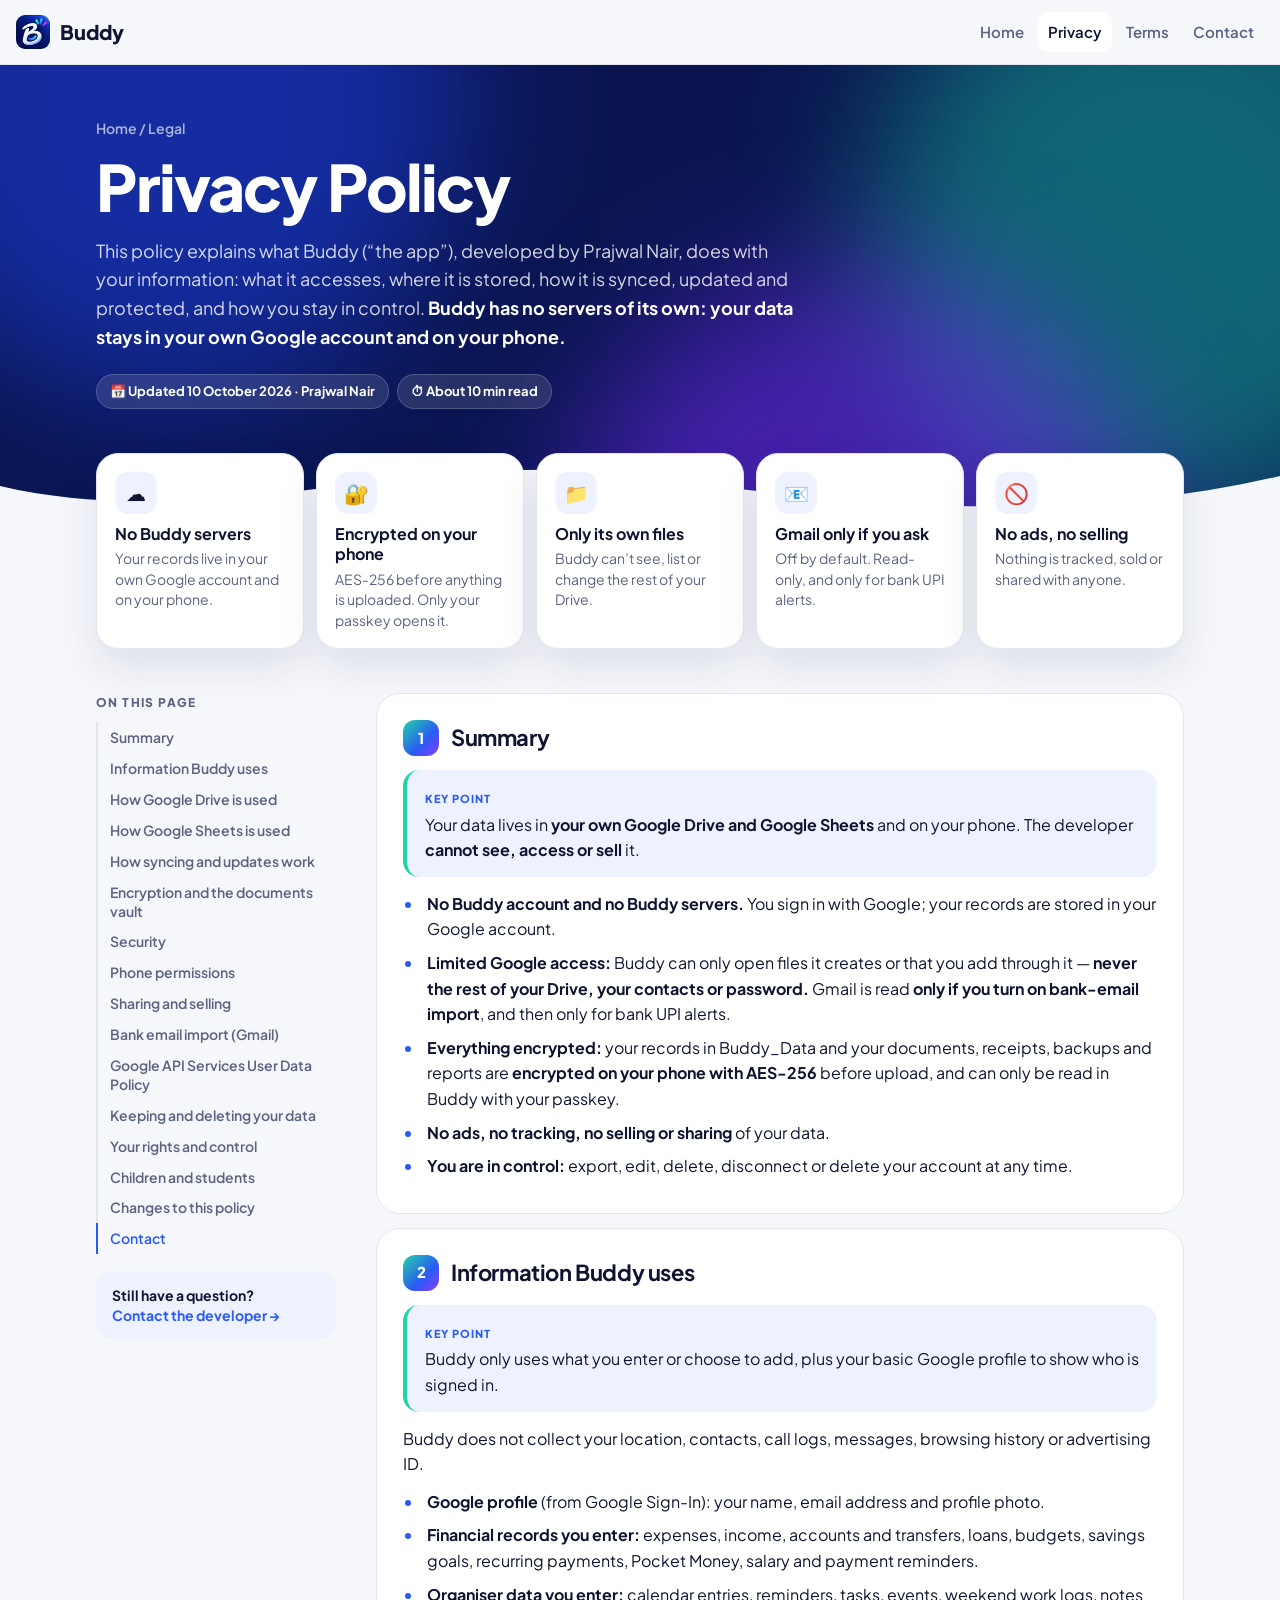
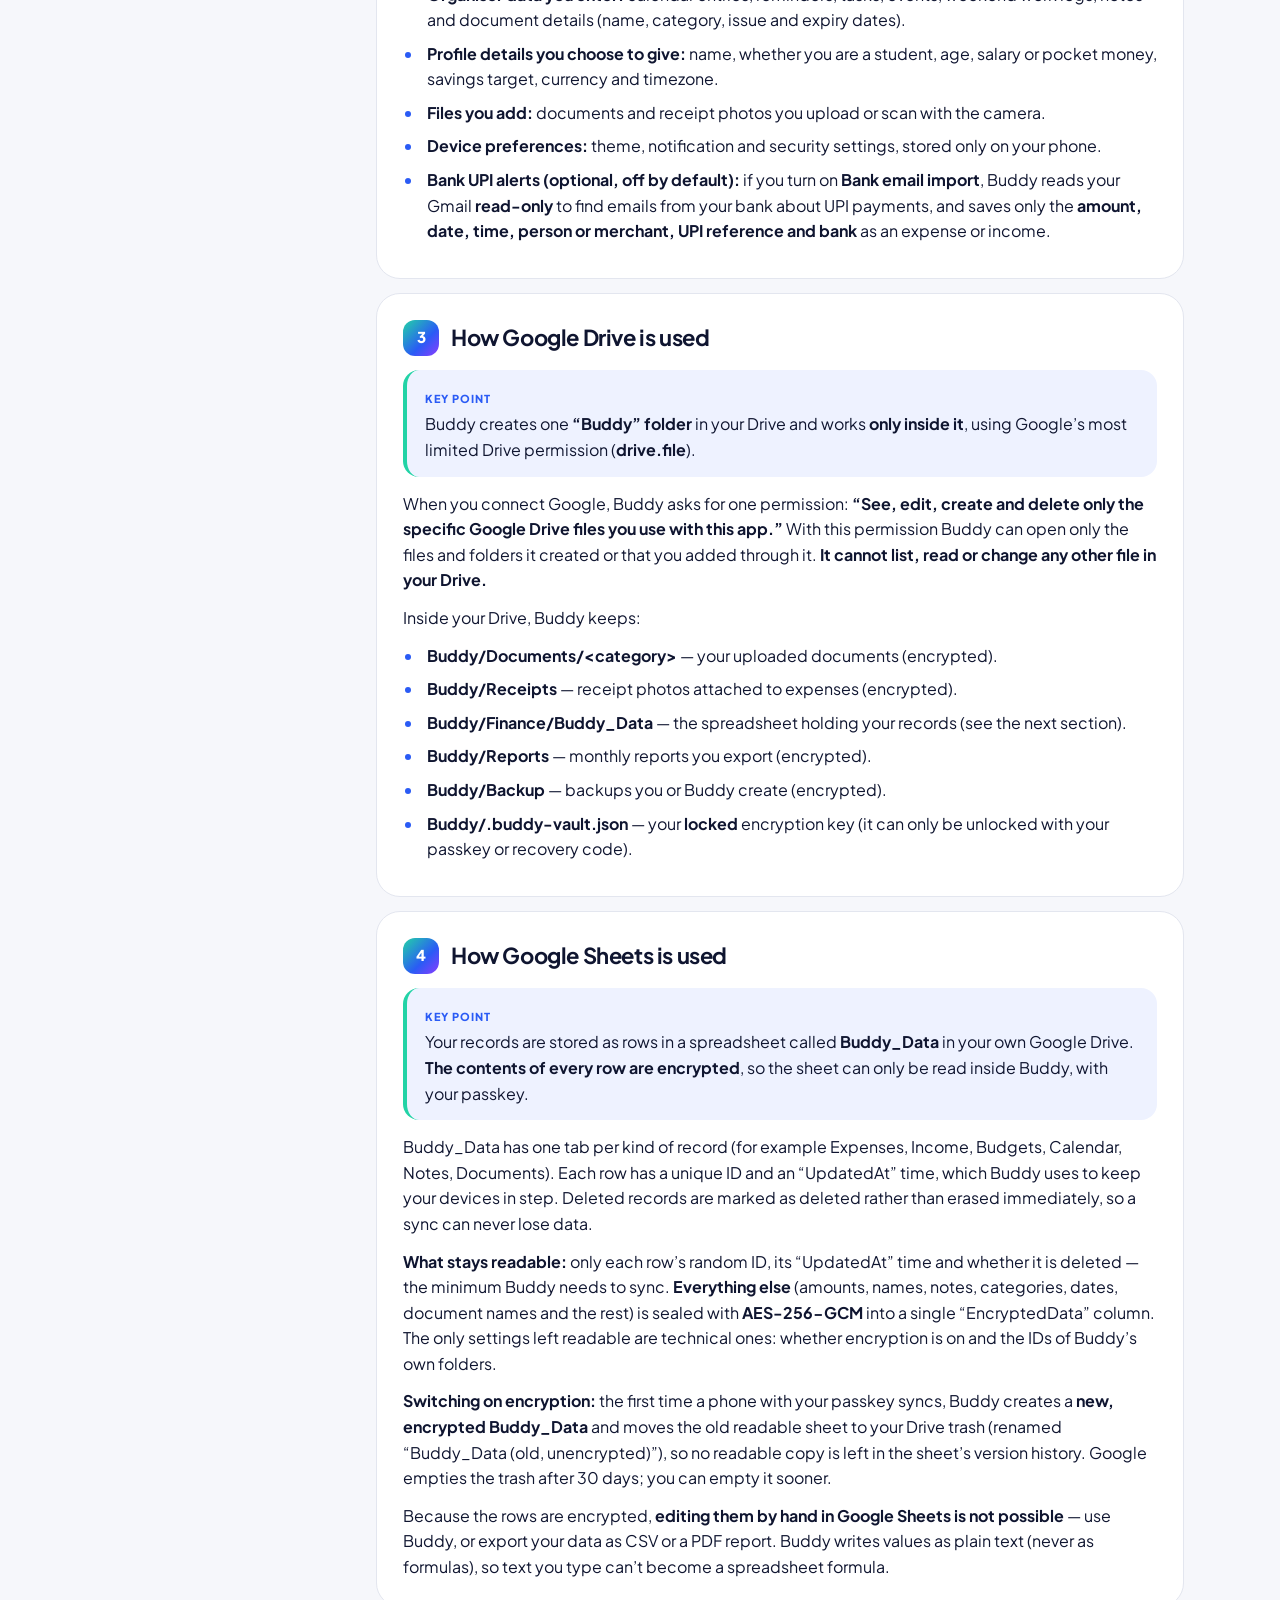
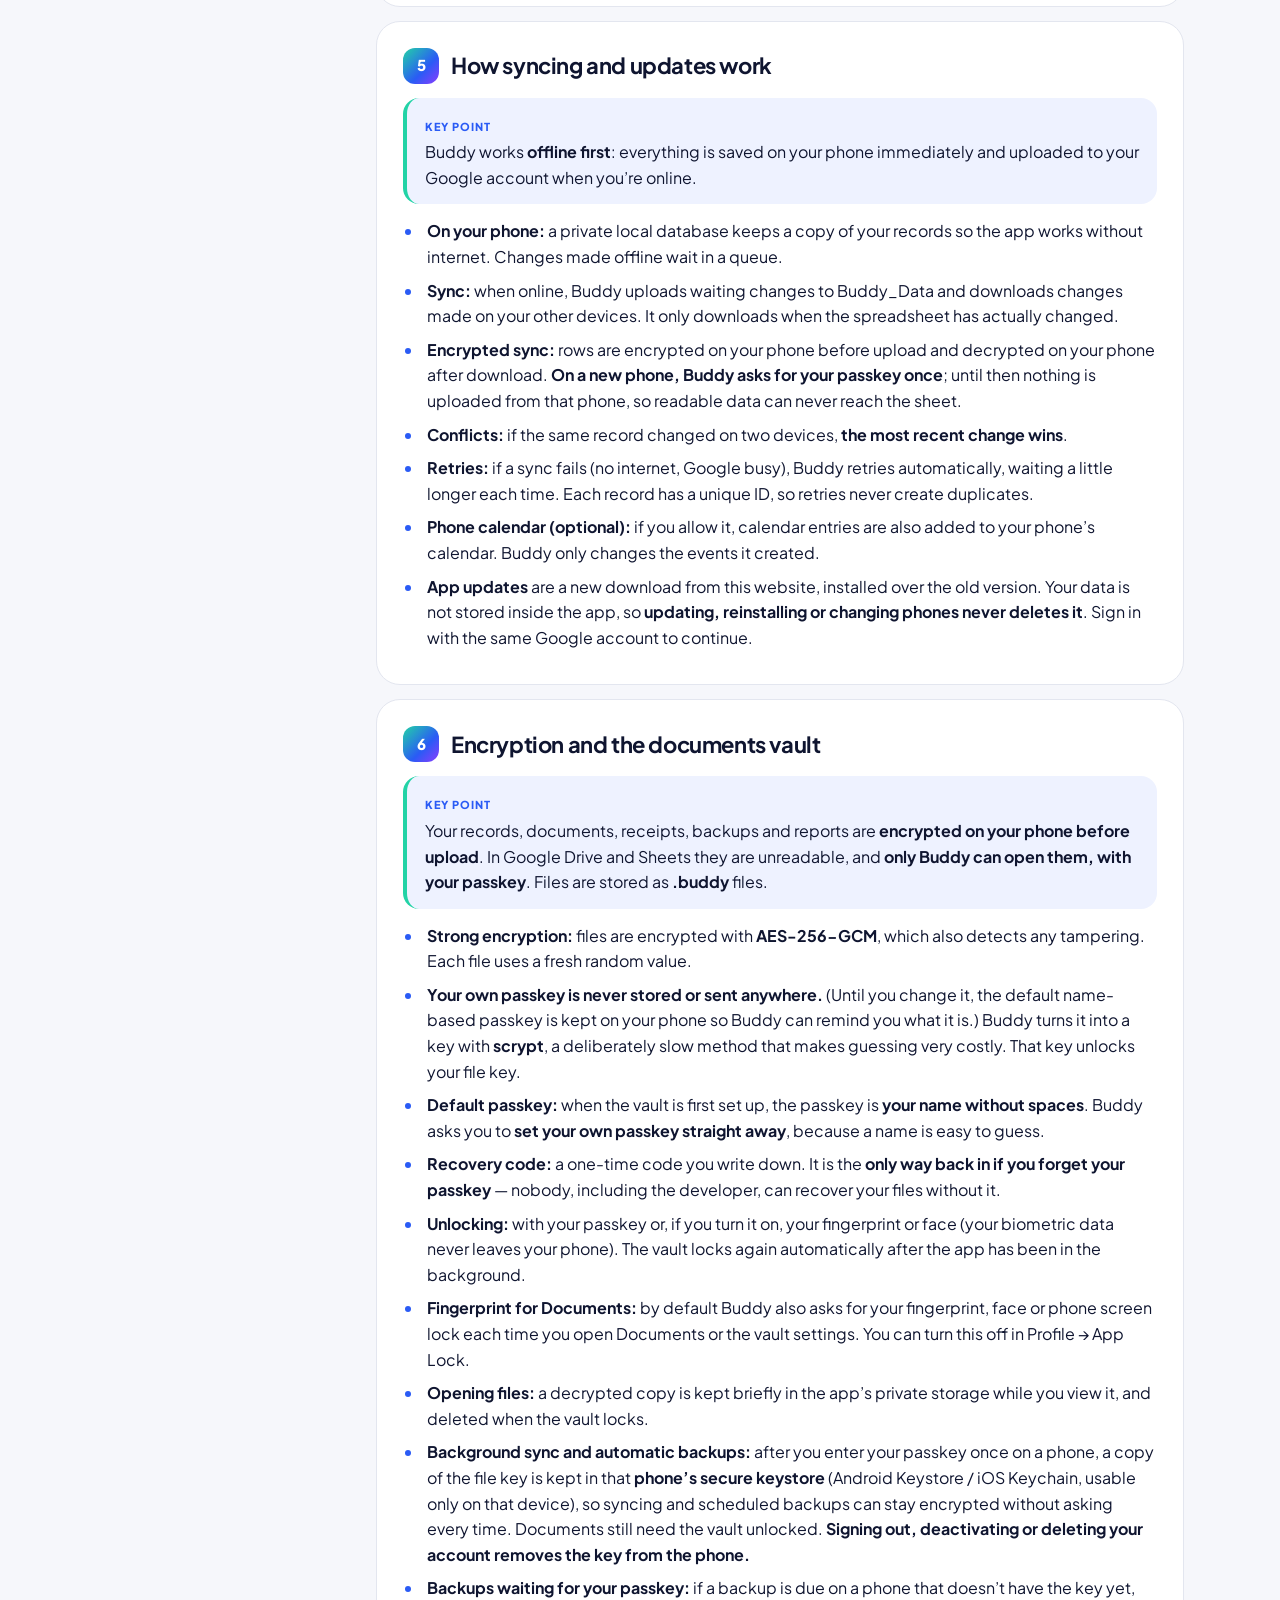
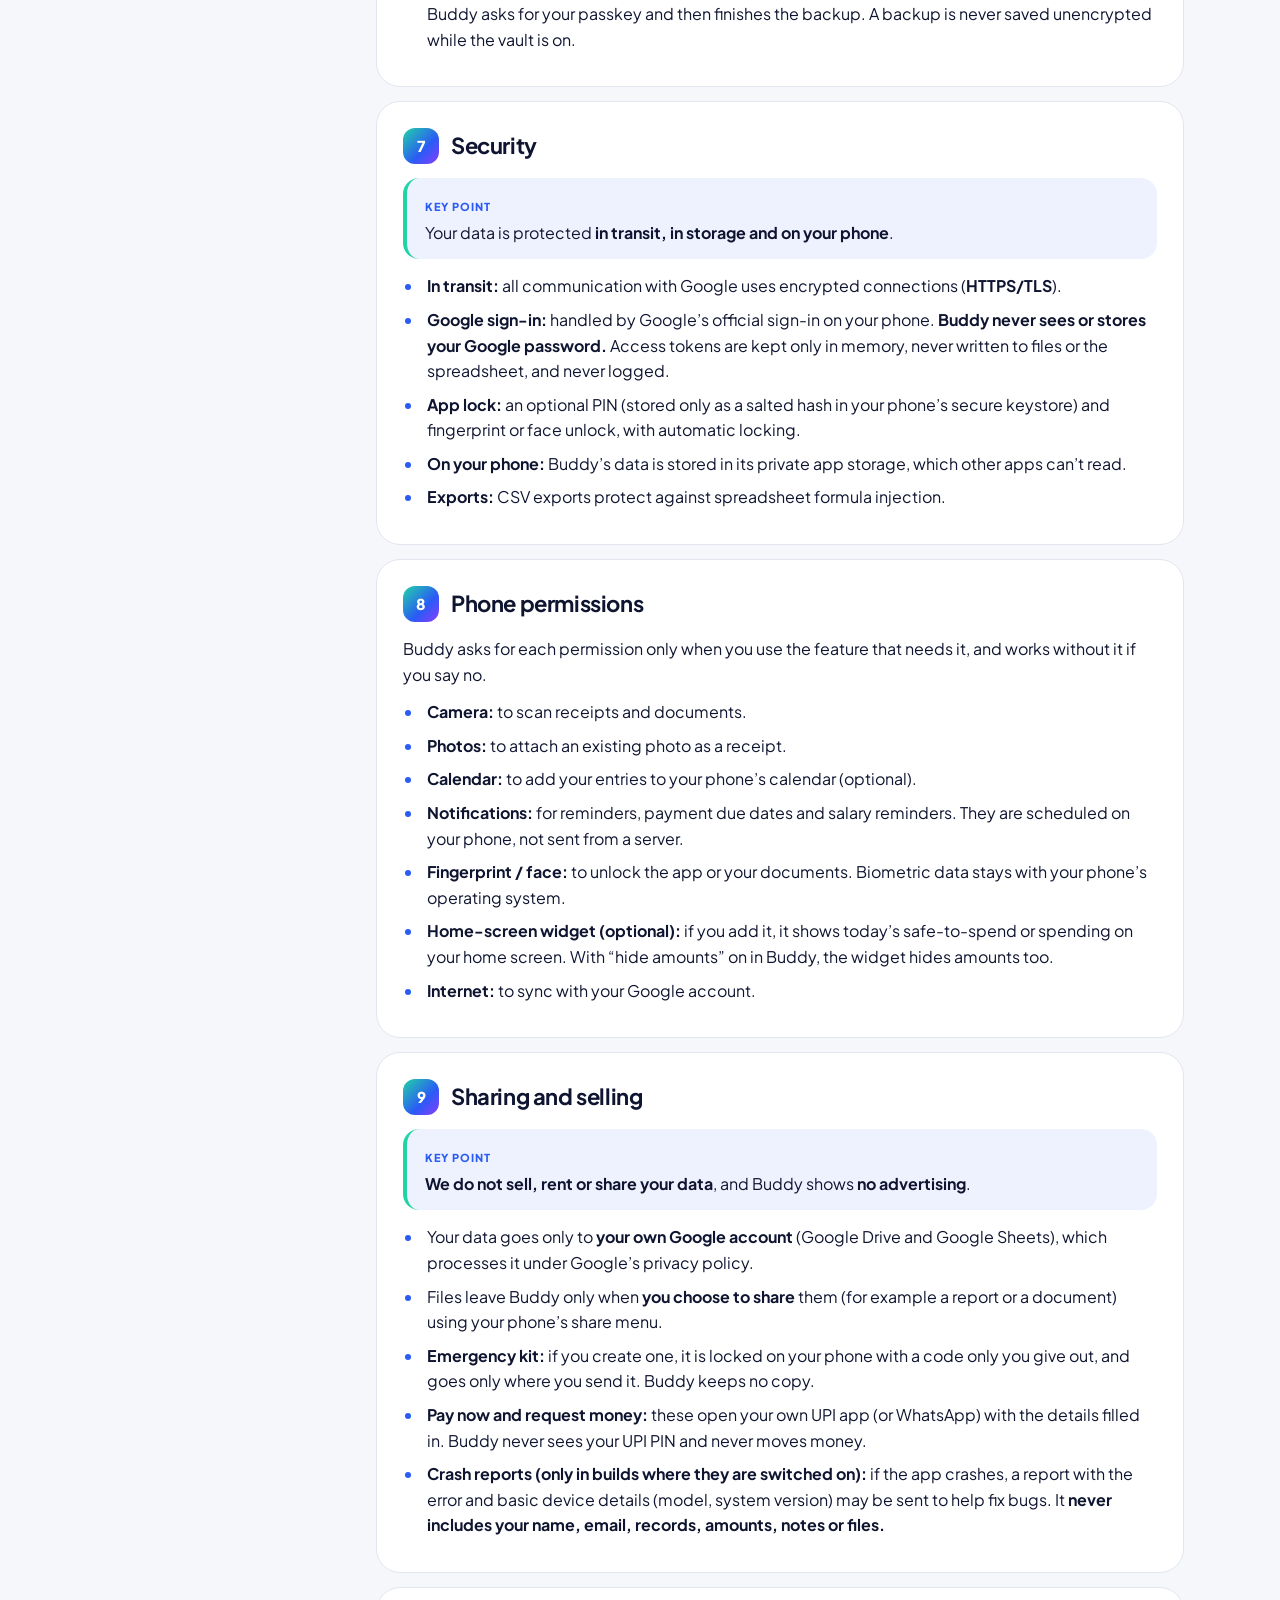
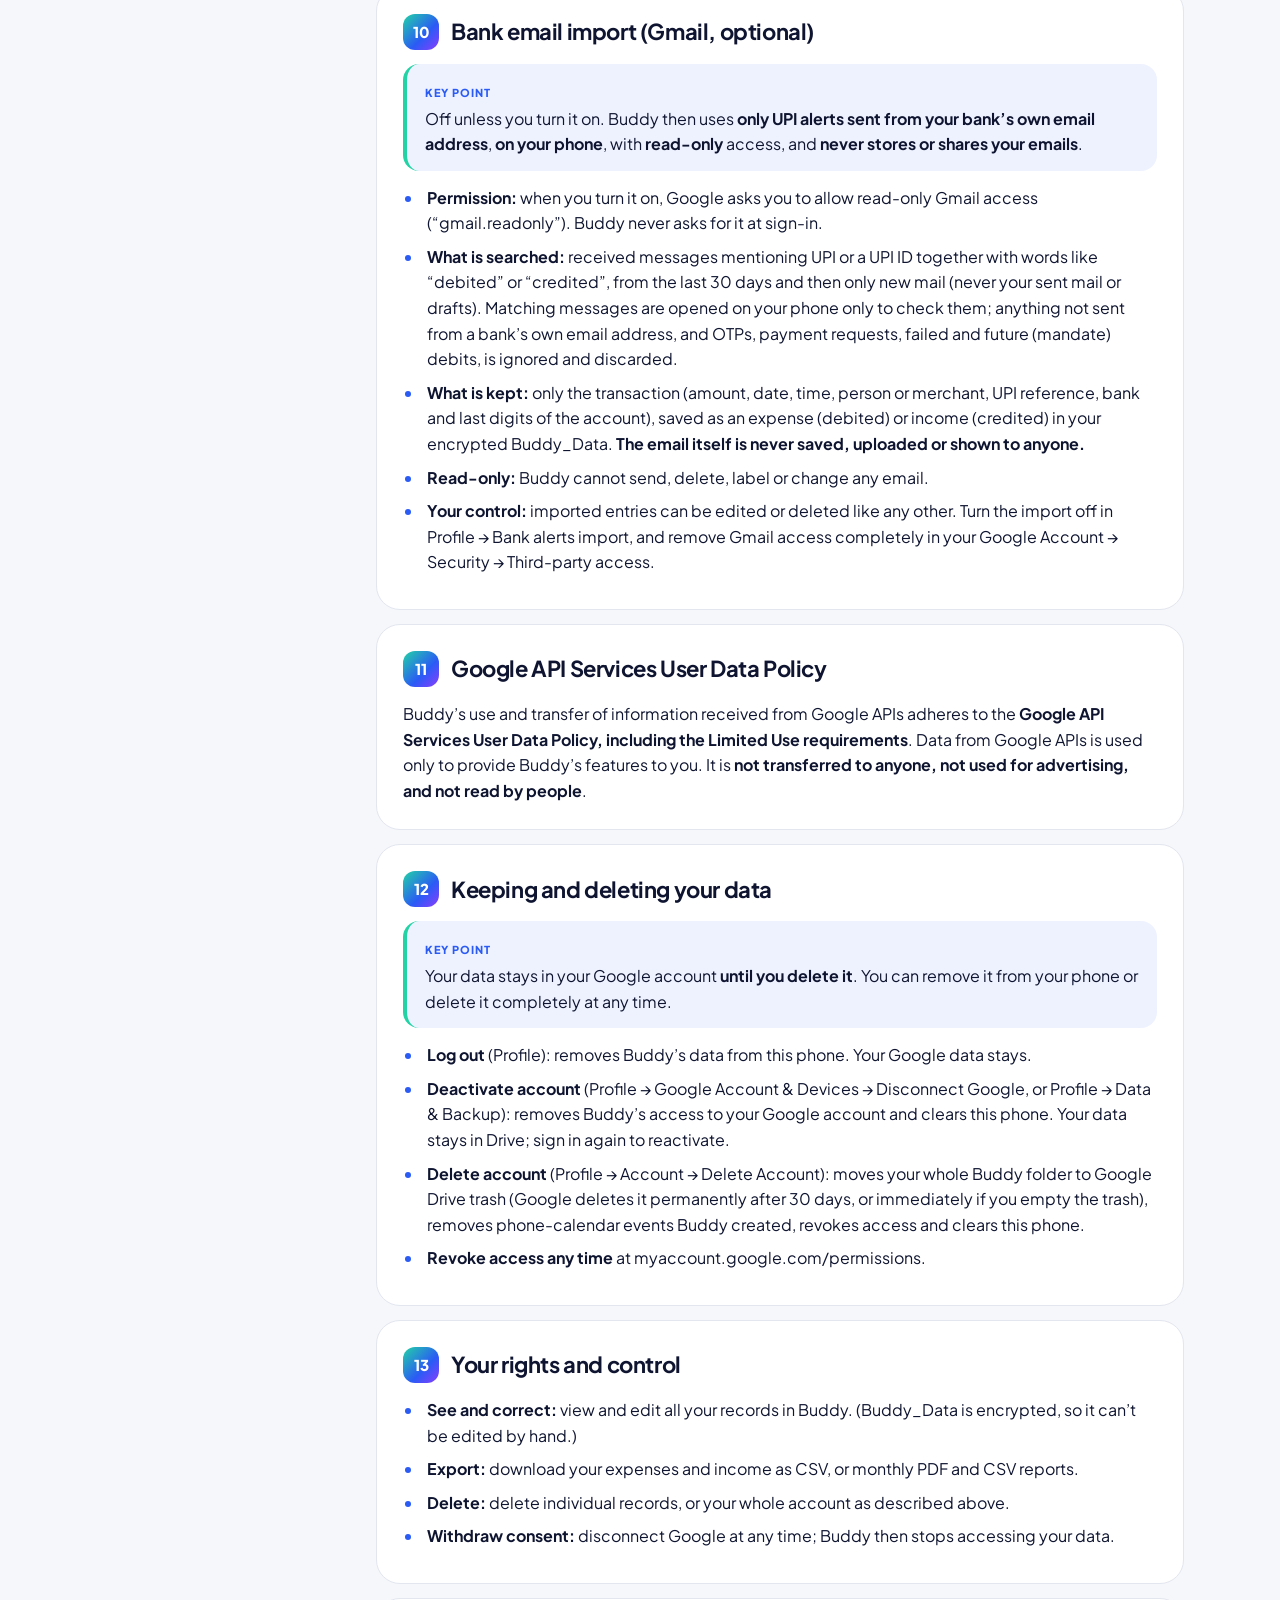
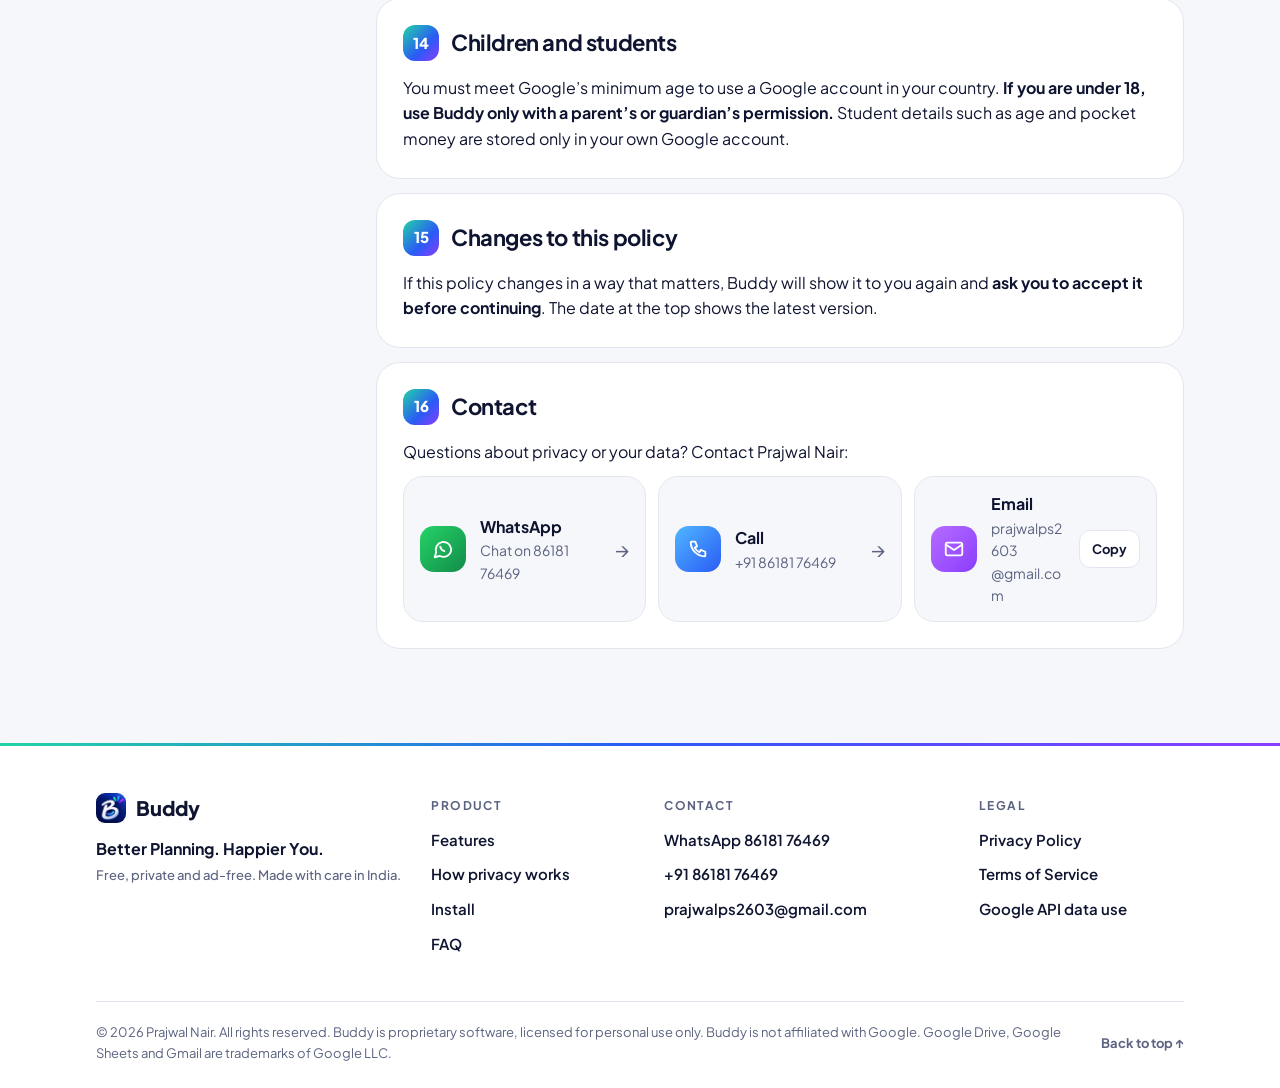
<file: privacy.html>
<!doctype html>
<html lang="en">
<head>
<meta charset="utf-8">
<meta name="viewport" content="width=device-width, initial-scale=1">
<title>Buddy Privacy Policy</title>
<meta name="description" content="How Buddy uses Google Drive, Google Sheets and optional Gmail access, and how your data is encrypted and controlled.">
<meta name="theme-color" content="#0b1b5c">
<link rel="icon" href="icon.png">
<link rel="preconnect" href="https://fonts.googleapis.com">
<link rel="preconnect" href="https://fonts.gstatic.com" crossorigin>
<link href="https://fonts.googleapis.com/css2?family=Plus+Jakarta+Sans:wght@400;600;700;800&display=swap" rel="stylesheet">
<link rel="stylesheet" href="styles.css">
</head>
<body id="top">
<header class="top">
  <a class="brand" href="index.html"><img src="icon.png" alt="" width="34" height="34"><span>Buddy</span></a>
  <nav><a href="index.html">Home</a><a href="privacy.html" aria-current="page">Privacy</a><a href="terms.html">Terms</a><a href="index.html#contact">Contact</a></nav>
</header>
<div class="progress" aria-hidden="true"></div>
<main>
  <section class="legal-hero">
    <div class="mesh" aria-hidden="true"><i></i><i></i><i></i></div>
    <div class="wrap">
      <p class="crumb"><a href="index.html">Home</a> / Legal</p>
      <h1>Privacy Policy</h1>
      <p class="lead">This policy explains what Buddy (“the app”), developed by Prajwal Nair, does with your information: what it accesses, where it is stored, how it is synced, updated and protected, and how you stay in control. <strong>Buddy has no servers of its own: your data stays in your own Google account and on your phone.</strong></p>
      <div class="chips"><span>📅 Updated 10 October 2026 · Prajwal Nair</span><span>⏱ About 10 min read</span></div>
    </div>
    <svg class="wave" viewBox="0 0 1440 80" preserveAspectRatio="none" aria-hidden="true"><path d="M0 40 C 240 90 480 0 720 30 S 1200 80 1440 30 V80 H0Z"/></svg>
  </section>
  <div class="wrap glance" aria-label="At a glance"><div><i aria-hidden="true">☁️</i><b>No Buddy servers</b><small>Your records live in your own Google account and on your phone.</small></div><div><i aria-hidden="true">🔐</i><b>Encrypted on your phone</b><small>AES-256 before anything is uploaded. Only your passkey opens it.</small></div><div><i aria-hidden="true">📁</i><b>Only its own files</b><small>Buddy can’t see, list or change the rest of your Drive.</small></div><div><i aria-hidden="true">📧</i><b>Gmail only if you ask</b><small>Off by default. Read-only, and only for bank UPI alerts.</small></div><div><i aria-hidden="true">🚫</i><b>No ads, no selling</b><small>Nothing is tracked, sold or shared with anyone.</small></div></div>
  <div class="wrap legal">
    <aside class="side" aria-label="On this page">
      <p>On this page</p>
      <ol class="toc"><li><a href="#s1">Summary</a></li><li><a href="#s2">Information Buddy uses</a></li><li><a href="#s3">How Google Drive is used</a></li><li><a href="#s4">How Google Sheets is used</a></li><li><a href="#s5">How syncing and updates work</a></li><li><a href="#s6">Encryption and the documents vault</a></li><li><a href="#s7">Security</a></li><li><a href="#s8">Phone permissions</a></li><li><a href="#s9">Sharing and selling</a></li><li><a href="#s10">Bank email import (Gmail)</a></li><li><a href="#s11">Google API Services User Data Policy</a></li><li><a href="#s12">Keeping and deleting your data</a></li><li><a href="#s13">Your rights and control</a></li><li><a href="#s14">Children and students</a></li><li><a href="#s15">Changes to this policy</a></li><li><a href="#s16">Contact</a></li></ol>
      <a class="side-cta" href="#s16">Still have a question?<br><span>Contact the developer →</span></a>
    </aside>
    <div class="doc">
  <section class="card" id="s1">
    <h2><span class="num">1</span>Summary</h2>
    <div class="key"><span>Key point</span><p>Your data lives in <strong>your own Google Drive and Google Sheets</strong> and on your phone. The developer <strong>cannot see, access or sell</strong> it.</p></div>
    
    <ul><li><strong>No Buddy account and no Buddy servers.</strong> You sign in with Google; your records are stored in your Google account.</li><li><strong>Limited Google access:</strong> Buddy can only open files it creates or that you add through it — <strong>never the rest of your Drive, your contacts or password.</strong> Gmail is read <strong>only if you turn on bank-email import</strong>, and then only for bank UPI alerts.</li><li><strong>Everything encrypted:</strong> your records in Buddy_Data and your documents, receipts, backups and reports are <strong>encrypted on your phone with AES-256</strong> before upload, and can only be read in Buddy with your passkey.</li><li><strong>No ads, no tracking, no selling or sharing</strong> of your data.</li><li><strong>You are in control:</strong> export, edit, delete, disconnect or delete your account at any time.</li></ul>
  </section>
  <section class="card" id="s2">
    <h2><span class="num">2</span>Information Buddy uses</h2>
    <div class="key"><span>Key point</span><p>Buddy only uses what you enter or choose to add, plus your basic Google profile to show who is signed in.</p></div>
    <p>Buddy does not collect your location, contacts, call logs, messages, browsing history or advertising ID.</p>
    <ul><li><strong>Google profile</strong> (from Google Sign-In): your name, email address and profile photo.</li><li><strong>Financial records you enter:</strong> expenses, income, accounts and transfers, loans, budgets, savings goals, recurring payments, Pocket Money, salary and payment reminders.</li><li><strong>Organiser data you enter:</strong> calendar entries, reminders, tasks, events, weekend work logs, notes and document details (name, category, issue and expiry dates).</li><li><strong>Profile details you choose to give:</strong> name, whether you are a student, age, salary or pocket money, savings target, currency and timezone.</li><li><strong>Files you add:</strong> documents and receipt photos you upload or scan with the camera.</li><li><strong>Device preferences:</strong> theme, notification and security settings, stored only on your phone.</li><li><strong>Bank UPI alerts (optional, off by default):</strong> if you turn on <strong>Bank email import</strong>, Buddy reads your Gmail <strong>read-only</strong> to find emails from your bank about UPI payments, and saves only the <strong>amount, date, time, person or merchant, UPI reference and bank</strong> as an expense or income.</li></ul>
  </section>
  <section class="card" id="s3">
    <h2><span class="num">3</span>How Google Drive is used</h2>
    <div class="key"><span>Key point</span><p>Buddy creates one <strong>“Buddy” folder</strong> in your Drive and works <strong>only inside it</strong>, using Google’s most limited Drive permission (<strong>drive.file</strong>).</p></div>
    <p>When you connect Google, Buddy asks for one permission: <strong>“See, edit, create and delete only the specific Google Drive files you use with this app.”</strong> With this permission Buddy can open only the files and folders it created or that you added through it. <strong>It cannot list, read or change any other file in your Drive.</strong></p>
    <p>Inside your Drive, Buddy keeps:</p>
    <ul><li><strong>Buddy/Documents/&lt;category&gt;</strong> — your uploaded documents (encrypted).</li><li><strong>Buddy/Receipts</strong> — receipt photos attached to expenses (encrypted).</li><li><strong>Buddy/Finance/Buddy_Data</strong> — the spreadsheet holding your records (see the next section).</li><li><strong>Buddy/Reports</strong> — monthly reports you export (encrypted).</li><li><strong>Buddy/Backup</strong> — backups you or Buddy create (encrypted).</li><li><strong>Buddy/.buddy-vault.json</strong> — your <strong>locked</strong> encryption key (it can only be unlocked with your passkey or recovery code).</li></ul>
  </section>
  <section class="card" id="s4">
    <h2><span class="num">4</span>How Google Sheets is used</h2>
    <div class="key"><span>Key point</span><p>Your records are stored as rows in a spreadsheet called <strong>Buddy_Data</strong> in your own Google Drive. <strong>The contents of every row are encrypted</strong>, so the sheet can only be read inside Buddy, with your passkey.</p></div>
    <p>Buddy_Data has one tab per kind of record (for example Expenses, Income, Budgets, Calendar, Notes, Documents). Each row has a unique ID and an “UpdatedAt” time, which Buddy uses to keep your devices in step. Deleted records are marked as deleted rather than erased immediately, so a sync can never lose data.</p>
    <p><strong>What stays readable:</strong> only each row’s random ID, its “UpdatedAt” time and whether it is deleted — the minimum Buddy needs to sync. <strong>Everything else</strong> (amounts, names, notes, categories, dates, document names and the rest) is sealed with <strong>AES-256-GCM</strong> into a single “EncryptedData” column. The only settings left readable are technical ones: whether encryption is on and the IDs of Buddy’s own folders.</p>
    <p><strong>Switching on encryption:</strong> the first time a phone with your passkey syncs, Buddy creates a <strong>new, encrypted Buddy_Data</strong> and moves the old readable sheet to your Drive trash (renamed “Buddy_Data (old, unencrypted)”), so no readable copy is left in the sheet’s version history. Google empties the trash after 30 days; you can empty it sooner.</p>
    <p>Because the rows are encrypted, <strong>editing them by hand in Google Sheets is not possible</strong> — use Buddy, or export your data as CSV or a PDF report. Buddy writes values as plain text (never as formulas), so text you type can’t become a spreadsheet formula.</p>
    
  </section>
  <section class="card" id="s5">
    <h2><span class="num">5</span>How syncing and updates work</h2>
    <div class="key"><span>Key point</span><p>Buddy works <strong>offline first</strong>: everything is saved on your phone immediately and uploaded to your Google account when you’re online.</p></div>
    
    <ul><li><strong>On your phone:</strong> a private local database keeps a copy of your records so the app works without internet. Changes made offline wait in a queue.</li><li><strong>Sync:</strong> when online, Buddy uploads waiting changes to Buddy_Data and downloads changes made on your other devices. It only downloads when the spreadsheet has actually changed.</li><li><strong>Encrypted sync:</strong> rows are encrypted on your phone before upload and decrypted on your phone after download. <strong>On a new phone, Buddy asks for your passkey once</strong>; until then nothing is uploaded from that phone, so readable data can never reach the sheet.</li><li><strong>Conflicts:</strong> if the same record changed on two devices, <strong>the most recent change wins</strong>.</li><li><strong>Retries:</strong> if a sync fails (no internet, Google busy), Buddy retries automatically, waiting a little longer each time. Each record has a unique ID, so retries never create duplicates.</li><li><strong>Phone calendar (optional):</strong> if you allow it, calendar entries are also added to your phone’s calendar. Buddy only changes the events it created.</li><li><strong>App updates</strong> are a new download from this website, installed over the old version. Your data is not stored inside the app, so <strong>updating, reinstalling or changing phones never deletes it</strong>. Sign in with the same Google account to continue.</li></ul>
  </section>
  <section class="card" id="s6">
    <h2><span class="num">6</span>Encryption and the documents vault</h2>
    <div class="key"><span>Key point</span><p>Your records, documents, receipts, backups and reports are <strong>encrypted on your phone before upload</strong>. In Google Drive and Sheets they are unreadable, and <strong>only Buddy can open them, with your passkey</strong>. Files are stored as <strong>.buddy</strong> files.</p></div>
    
    <ul><li><strong>Strong encryption:</strong> files are encrypted with <strong>AES-256-GCM</strong>, which also detects any tampering. Each file uses a fresh random value.</li><li><strong>Your own passkey is never stored or sent anywhere.</strong> (Until you change it, the default name-based passkey is kept on your phone so Buddy can remind you what it is.) Buddy turns it into a key with <strong>scrypt</strong>, a deliberately slow method that makes guessing very costly. That key unlocks your file key.</li><li><strong>Default passkey:</strong> when the vault is first set up, the passkey is <strong>your name without spaces</strong>. Buddy asks you to <strong>set your own passkey straight away</strong>, because a name is easy to guess.</li><li><strong>Recovery code:</strong> a one-time code you write down. It is the <strong>only way back in if you forget your passkey</strong> — nobody, including the developer, can recover your files without it.</li><li><strong>Unlocking:</strong> with your passkey or, if you turn it on, your fingerprint or face (your biometric data never leaves your phone). The vault locks again automatically after the app has been in the background.</li><li><strong>Fingerprint for Documents:</strong> by default Buddy also asks for your fingerprint, face or phone screen lock each time you open Documents or the vault settings. You can turn this off in Profile → App Lock.</li><li><strong>Opening files:</strong> a decrypted copy is kept briefly in the app’s private storage while you view it, and deleted when the vault locks.</li><li><strong>Background sync and automatic backups:</strong> after you enter your passkey once on a phone, a copy of the file key is kept in that <strong>phone’s secure keystore</strong> (Android Keystore / iOS Keychain, usable only on that device), so syncing and scheduled backups can stay encrypted without asking every time. Documents still need the vault unlocked. <strong>Signing out, deactivating or deleting your account removes the key from the phone.</strong></li><li><strong>Backups waiting for your passkey:</strong> if a backup is due on a phone that doesn’t have the key yet, Buddy asks for your passkey and then finishes the backup. A backup is never saved unencrypted while the vault is on.</li></ul>
  </section>
  <section class="card" id="s7">
    <h2><span class="num">7</span>Security</h2>
    <div class="key"><span>Key point</span><p>Your data is protected <strong>in transit, in storage and on your phone</strong>.</p></div>
    
    <ul><li><strong>In transit:</strong> all communication with Google uses encrypted connections (<strong>HTTPS/TLS</strong>).</li><li><strong>Google sign-in:</strong> handled by Google’s official sign-in on your phone. <strong>Buddy never sees or stores your Google password.</strong> Access tokens are kept only in memory, never written to files or the spreadsheet, and never logged.</li><li><strong>App lock:</strong> an optional PIN (stored only as a salted hash in your phone’s secure keystore) and fingerprint or face unlock, with automatic locking.</li><li><strong>On your phone:</strong> Buddy’s data is stored in its private app storage, which other apps can’t read.</li><li><strong>Exports:</strong> CSV exports protect against spreadsheet formula injection.</li></ul>
  </section>
  <section class="card" id="s8">
    <h2><span class="num">8</span>Phone permissions</h2>
    
    <p>Buddy asks for each permission only when you use the feature that needs it, and works without it if you say no.</p>
    <ul><li><strong>Camera:</strong> to scan receipts and documents.</li><li><strong>Photos:</strong> to attach an existing photo as a receipt.</li><li><strong>Calendar:</strong> to add your entries to your phone’s calendar (optional).</li><li><strong>Notifications:</strong> for reminders, payment due dates and salary reminders. They are scheduled on your phone, not sent from a server.</li><li><strong>Fingerprint / face:</strong> to unlock the app or your documents. Biometric data stays with your phone’s operating system.</li><li><strong>Home-screen widget (optional):</strong> if you add it, it shows today’s safe-to-spend or spending on your home screen. With “hide amounts” on in Buddy, the widget hides amounts too.</li><li><strong>Internet:</strong> to sync with your Google account.</li></ul>
  </section>
  <section class="card" id="s9">
    <h2><span class="num">9</span>Sharing and selling</h2>
    <div class="key"><span>Key point</span><p><strong>We do not sell, rent or share your data</strong>, and Buddy shows <strong>no advertising</strong>.</p></div>
    
    <ul><li>Your data goes only to <strong>your own Google account</strong> (Google Drive and Google Sheets), which processes it under Google’s privacy policy.</li><li>Files leave Buddy only when <strong>you choose to share</strong> them (for example a report or a document) using your phone’s share menu.</li><li><strong>Emergency kit:</strong> if you create one, it is locked on your phone with a code only you give out, and goes only where you send it. Buddy keeps no copy.</li><li><strong>Pay now and request money:</strong> these open your own UPI app (or WhatsApp) with the details filled in. Buddy never sees your UPI PIN and never moves money.</li><li><strong>Crash reports (only in builds where they are switched on):</strong> if the app crashes, a report with the error and basic device details (model, system version) may be sent to help fix bugs. It <strong>never includes your name, email, records, amounts, notes or files.</strong></li></ul>
  </section>
  <section class="card" id="s10">
    <h2><span class="num">10</span>Bank email import (Gmail, optional)</h2>
    <div class="key"><span>Key point</span><p>Off unless you turn it on. Buddy then uses <strong>only UPI alerts sent from your bank’s own email address</strong>, <strong>on your phone</strong>, with <strong>read-only</strong> access, and <strong>never stores or shares your emails</strong>.</p></div>
    
    <ul><li><strong>Permission:</strong> when you turn it on, Google asks you to allow read-only Gmail access (“gmail.readonly”). Buddy never asks for it at sign-in.</li><li><strong>What is searched:</strong> received messages mentioning UPI or a UPI ID together with words like “debited” or “credited”, from the last 30 days and then only new mail (never your sent mail or drafts). Matching messages are opened on your phone only to check them; anything not sent from a bank’s own email address, and OTPs, payment requests, failed and future (mandate) debits, is ignored and discarded.</li><li><strong>What is kept:</strong> only the transaction (amount, date, time, person or merchant, UPI reference, bank and last digits of the account), saved as an expense (debited) or income (credited) in your encrypted Buddy_Data. <strong>The email itself is never saved, uploaded or shown to anyone.</strong></li><li><strong>Read-only:</strong> Buddy cannot send, delete, label or change any email.</li><li><strong>Your control:</strong> imported entries can be edited or deleted like any other. Turn the import off in Profile → Bank alerts import, and remove Gmail access completely in your Google Account → Security → Third-party access.</li></ul>
  </section>
  <section class="card" id="s11">
    <h2><span class="num">11</span>Google API Services User Data Policy</h2>
    
    <p>Buddy’s use and transfer of information received from Google APIs adheres to the <strong>Google API Services User Data Policy, including the Limited Use requirements</strong>. Data from Google APIs is used only to provide Buddy’s features to you. It is <strong>not transferred to anyone, not used for advertising, and not read by people</strong>.</p>
    
  </section>
  <section class="card" id="s12">
    <h2><span class="num">12</span>Keeping and deleting your data</h2>
    <div class="key"><span>Key point</span><p>Your data stays in your Google account <strong>until you delete it</strong>. You can remove it from your phone or delete it completely at any time.</p></div>
    
    <ul><li><strong>Log out</strong> (Profile): removes Buddy’s data from this phone. Your Google data stays.</li><li><strong>Deactivate account</strong> (Profile → Google Account &amp; Devices → Disconnect Google, or Profile → Data &amp; Backup): removes Buddy’s access to your Google account and clears this phone. Your data stays in Drive; sign in again to reactivate.</li><li><strong>Delete account</strong> (Profile → Account → Delete Account): moves your whole Buddy folder to Google Drive trash (Google deletes it permanently after 30 days, or immediately if you empty the trash), removes phone-calendar events Buddy created, revokes access and clears this phone.</li><li><strong>Revoke access any time</strong> at myaccount.google.com/permissions.</li></ul>
  </section>
  <section class="card" id="s13">
    <h2><span class="num">13</span>Your rights and control</h2>
    
    
    <ul><li><strong>See and correct:</strong> view and edit all your records in Buddy. (Buddy_Data is encrypted, so it can’t be edited by hand.)</li><li><strong>Export:</strong> download your expenses and income as CSV, or monthly PDF and CSV reports.</li><li><strong>Delete:</strong> delete individual records, or your whole account as described above.</li><li><strong>Withdraw consent:</strong> disconnect Google at any time; Buddy then stops accessing your data.</li></ul>
  </section>
  <section class="card" id="s14">
    <h2><span class="num">14</span>Children and students</h2>
    
    <p>You must meet Google’s minimum age to use a Google account in your country. <strong>If you are under 18, use Buddy only with a parent’s or guardian’s permission.</strong> Student details such as age and pocket money are stored only in your own Google account.</p>
    
  </section>
  <section class="card" id="s15">
    <h2><span class="num">15</span>Changes to this policy</h2>
    
    <p>If this policy changes in a way that matters, Buddy will show it to you again and <strong>ask you to accept it before continuing</strong>. The date at the top shows the latest version.</p>
    
  </section>
  <section class="card" id="s16">
    <h2><span class="num">16</span>Contact</h2>
    
    <p>Questions about privacy or your data? Contact Prajwal Nair:</p>
    <div class="ways">
        <div class="way wa"><span class="ico"><svg viewBox="0 0 24 24" aria-hidden="true"><path d="M21 12a8.5 8.5 0 0 1-12.4 7.6L3 21l1.5-5.4A8.5 8.5 0 1 1 21 12Z"/><path d="M9 9.5c.5 2.3 2.2 4.1 4.5 4.8"/></svg></span><a class="way-link" href="https://wa.me/918618176469"><b>WhatsApp</b><small>Chat on 86181 76469</small></a><span class="go" aria-hidden="true">→</span></div>
        <div class="way call"><span class="ico"><svg viewBox="0 0 24 24" aria-hidden="true"><path d="M5 4h4l2 5-2.5 1.5a11 11 0 0 0 5 5L15 13l5 2v4a1 1 0 0 1-1 1A16 16 0 0 1 4 5a1 1 0 0 1 1-1Z"/></svg></span><a class="way-link" href="tel:+918618176469"><b>Call</b><small>+91 86181 76469</small></a><span class="go" aria-hidden="true">→</span></div>
        <div class="way mail"><span class="ico"><svg viewBox="0 0 24 24" aria-hidden="true"><rect x="3" y="5" width="18" height="14" rx="2"/><path d="m3 7 9 6 9-6"/></svg></span><a class="way-link" href="mailto:prajwalps2603@gmail.com?subject=Buddy%20support"><b>Email</b><small>prajwalps2603<wbr>@gmail.com</small></a><button class="copy" type="button" data-copy="prajwalps2603@gmail.com">Copy</button></div>
      </div>
  </section>
    </div>
  </div>
</main>
<footer class="foot">
  <div class="wrap">
    <div class="foot-grid">
      <div class="foot-brand">
        <a class="brand" href="index.html"><img src="icon.png" alt="" width="30" height="30"><span>Buddy</span></a>
        <p>Better Planning. Happier You.</p>
        <p class="muted small">Free, private and ad-free. Made with care in India.</p>
      </div>
      <div>
        <h3>Product</h3>
        <ul><li><a href="index.html#features">Features</a></li><li><a href="index.html#privacy">How privacy works</a></li><li><a href="index.html#install">Install</a></li><li><a href="index.html#faq">FAQ</a></li></ul>
      </div>
      <div>
        <h3>Contact</h3>
        <ul><li><a href="https://wa.me/918618176469">WhatsApp 86181 76469</a></li><li><a href="tel:+918618176469">+91 86181 76469</a></li><li><a href="mailto:prajwalps2603@gmail.com">prajwalps2603<wbr>@gmail.com</a></li></ul>
      </div>
      <div>
        <h3>Legal</h3>
        <ul><li><a href="privacy.html">Privacy Policy</a></li><li><a href="terms.html">Terms of Service</a></li><li><a href="privacy.html#s11">Google API data use</a></li></ul>
      </div>
    </div>
    <div class="foot-bottom">
      <p>© 2026 Prajwal Nair. All rights reserved. Buddy is proprietary software, licensed for personal use only. Buddy is not affiliated with Google. Google Drive, Google Sheets and Gmail are trademarks of Google LLC.</p>
      <a href="#top">Back to top ↑</a>
    </div>
  </div>
</footer>

<script src="site.js" defer></script>
</body>
</html>
</file>
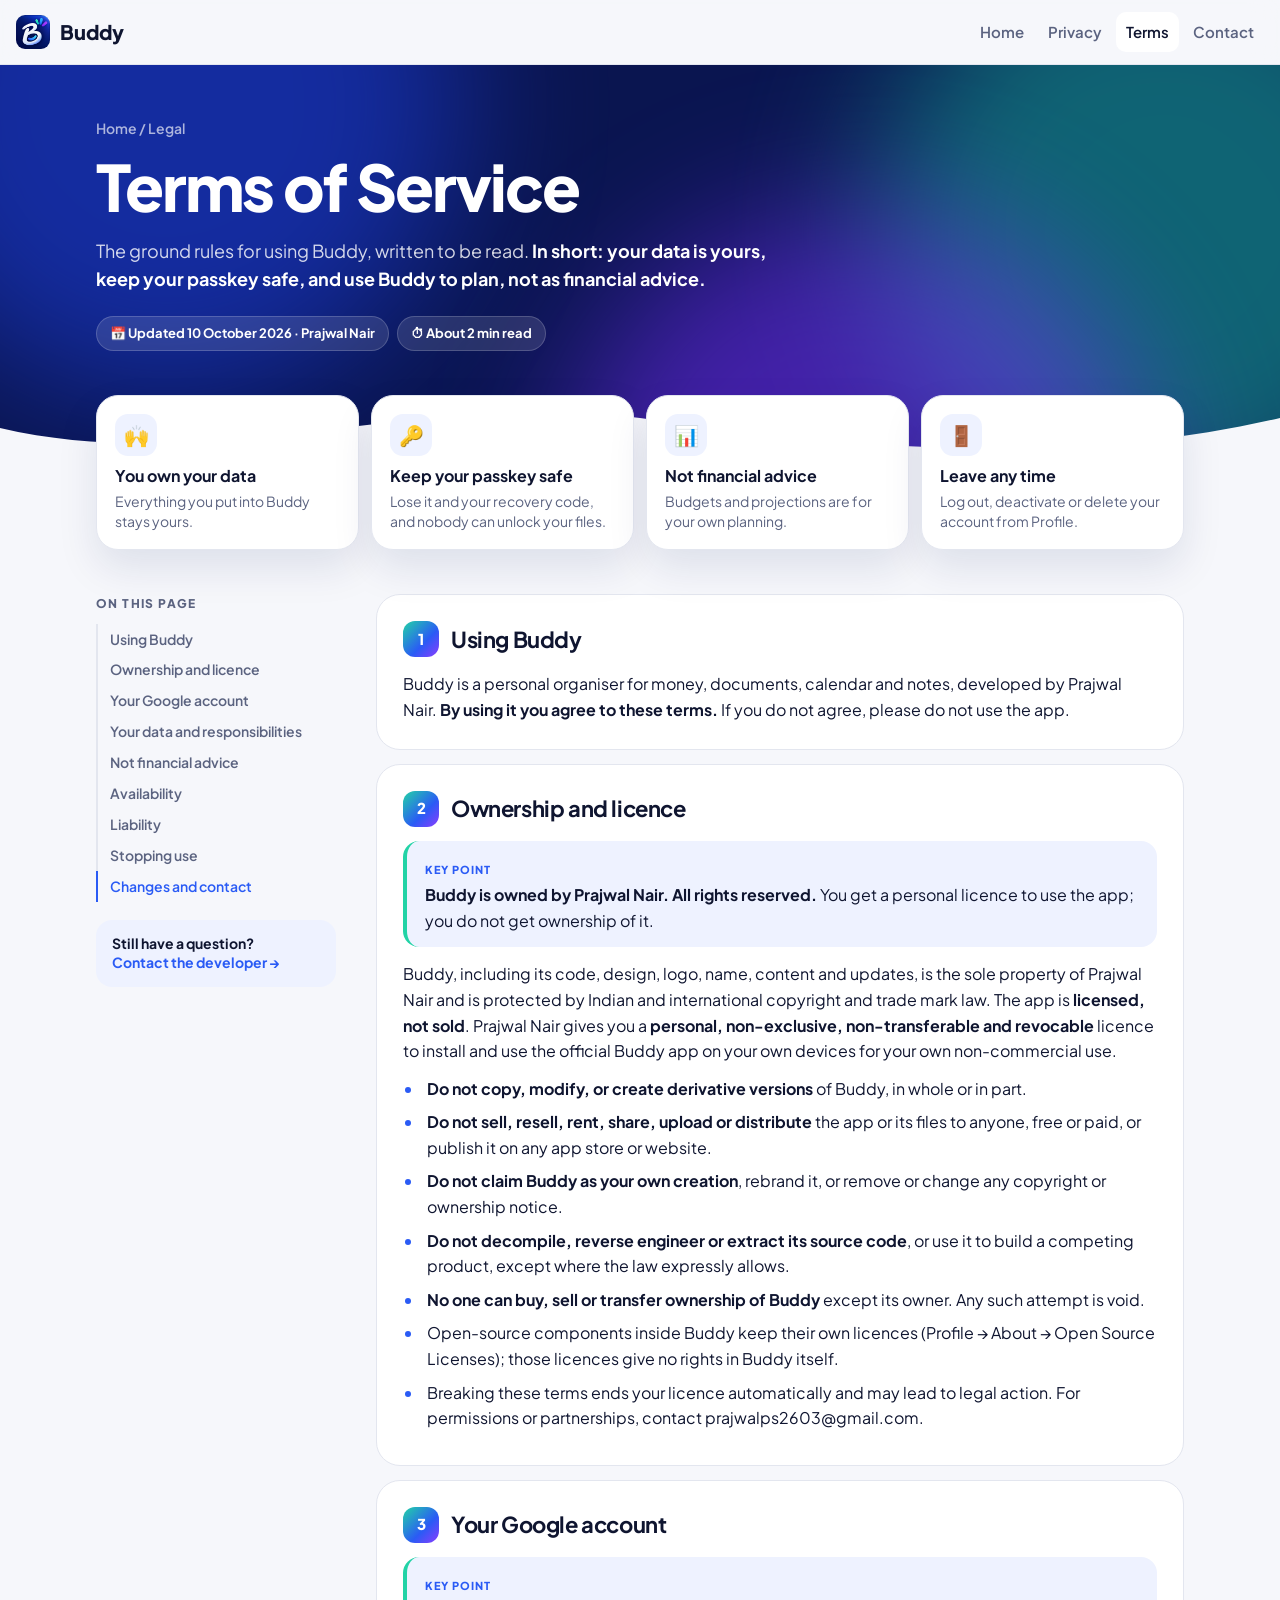
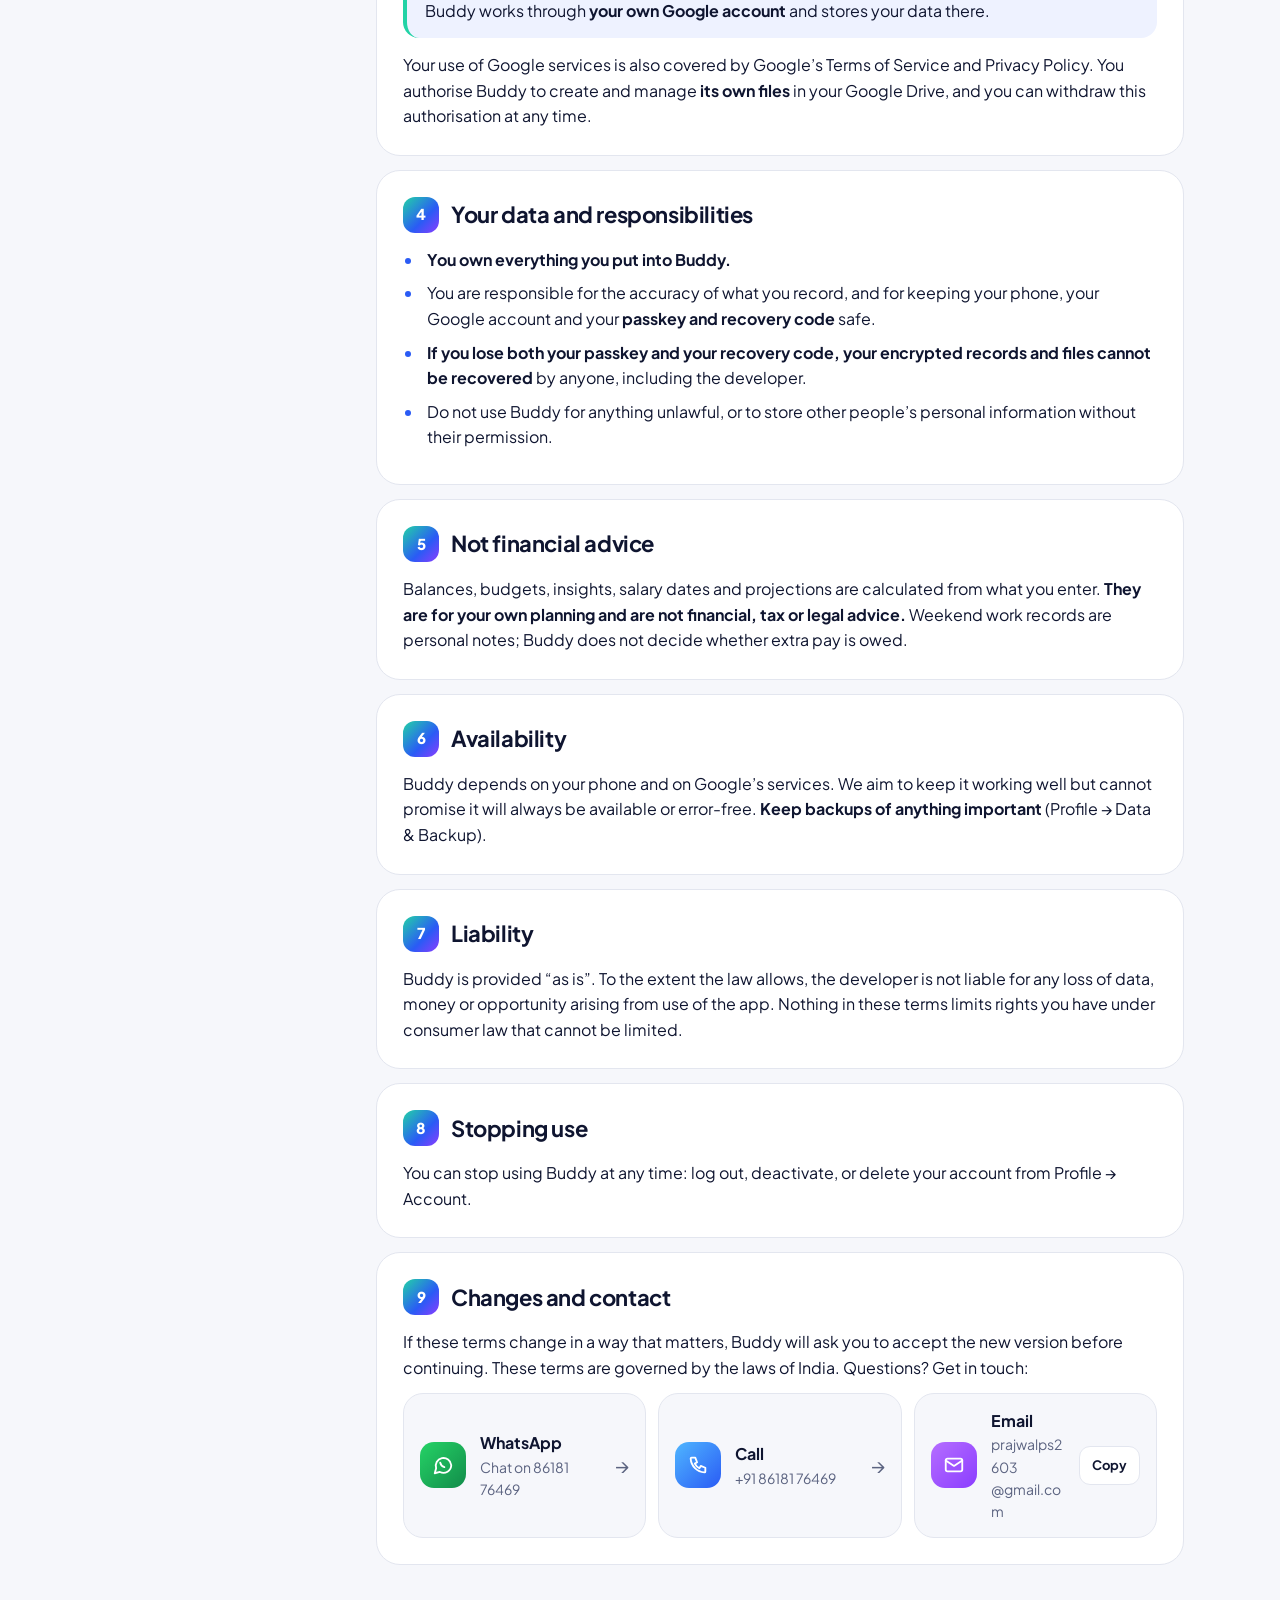
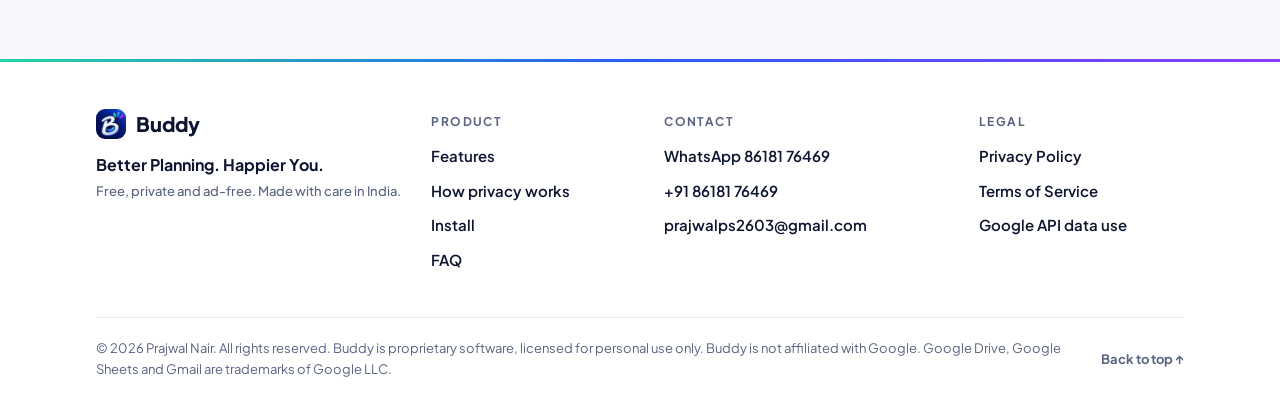
<file: terms.html>
<!doctype html>
<html lang="en">
<head>
<meta charset="utf-8">
<meta name="viewport" content="width=device-width, initial-scale=1">
<title>Buddy Terms of Service</title>
<meta name="description" content="The terms for using the Buddy app.">
<meta name="theme-color" content="#0b1b5c">
<link rel="icon" href="icon.png">
<link rel="preconnect" href="https://fonts.googleapis.com">
<link rel="preconnect" href="https://fonts.gstatic.com" crossorigin>
<link href="https://fonts.googleapis.com/css2?family=Plus+Jakarta+Sans:wght@400;600;700;800&display=swap" rel="stylesheet">
<link rel="stylesheet" href="styles.css">
</head>
<body id="top">
<header class="top">
  <a class="brand" href="index.html"><img src="icon.png" alt="" width="34" height="34"><span>Buddy</span></a>
  <nav><a href="index.html">Home</a><a href="privacy.html">Privacy</a><a href="terms.html" aria-current="page">Terms</a><a href="index.html#contact">Contact</a></nav>
</header>
<div class="progress" aria-hidden="true"></div>
<main>
  <section class="legal-hero">
    <div class="mesh" aria-hidden="true"><i></i><i></i><i></i></div>
    <div class="wrap">
      <p class="crumb"><a href="index.html">Home</a> / Legal</p>
      <h1>Terms of Service</h1>
      <p class="lead">The ground rules for using Buddy, written to be read. <strong>In short: your data is yours, keep your passkey safe, and use Buddy to plan, not as financial advice.</strong></p>
      <div class="chips"><span>📅 Updated 10 October 2026 · Prajwal Nair</span><span>⏱ About 2 min read</span></div>
    </div>
    <svg class="wave" viewBox="0 0 1440 80" preserveAspectRatio="none" aria-hidden="true"><path d="M0 40 C 240 90 480 0 720 30 S 1200 80 1440 30 V80 H0Z"/></svg>
  </section>
  <div class="wrap glance" aria-label="At a glance"><div><i aria-hidden="true">🙌</i><b>You own your data</b><small>Everything you put into Buddy stays yours.</small></div><div><i aria-hidden="true">🔑</i><b>Keep your passkey safe</b><small>Lose it and your recovery code, and nobody can unlock your files.</small></div><div><i aria-hidden="true">📊</i><b>Not financial advice</b><small>Budgets and projections are for your own planning.</small></div><div><i aria-hidden="true">🚪</i><b>Leave any time</b><small>Log out, deactivate or delete your account from Profile.</small></div></div>
  <div class="wrap legal">
    <aside class="side" aria-label="On this page">
      <p>On this page</p>
      <ol class="toc"><li><a href="#s1">Using Buddy</a></li><li><a href="#s2">Ownership and licence</a></li><li><a href="#s3">Your Google account</a></li><li><a href="#s4">Your data and responsibilities</a></li><li><a href="#s5">Not financial advice</a></li><li><a href="#s6">Availability</a></li><li><a href="#s7">Liability</a></li><li><a href="#s8">Stopping use</a></li><li><a href="#s9">Changes and contact</a></li></ol>
      <a class="side-cta" href="#s9">Still have a question?<br><span>Contact the developer →</span></a>
    </aside>
    <div class="doc">
  <section class="card" id="s1">
    <h2><span class="num">1</span>Using Buddy</h2>
    
    <p>Buddy is a personal organiser for money, documents, calendar and notes, developed by Prajwal Nair. <strong>By using it you agree to these terms.</strong> If you do not agree, please do not use the app.</p>
    
  </section>
  <section class="card" id="s2">
    <h2><span class="num">2</span>Ownership and licence</h2>
    <div class="key"><span>Key point</span><p><strong>Buddy is owned by Prajwal Nair. All rights reserved.</strong> You get a personal licence to use the app; you do not get ownership of it.</p></div>
    <p>Buddy, including its code, design, logo, name, content and updates, is the sole property of Prajwal Nair and is protected by Indian and international copyright and trade mark law. The app is <strong>licensed, not sold</strong>. Prajwal Nair gives you a <strong>personal, non-exclusive, non-transferable and revocable</strong> licence to install and use the official Buddy app on your own devices for your own non-commercial use.</p>
    <ul><li><strong>Do not copy, modify, or create derivative versions</strong> of Buddy, in whole or in part.</li><li><strong>Do not sell, resell, rent, share, upload or distribute</strong> the app or its files to anyone, free or paid, or publish it on any app store or website.</li><li><strong>Do not claim Buddy as your own creation</strong>, rebrand it, or remove or change any copyright or ownership notice.</li><li><strong>Do not decompile, reverse engineer or extract its source code</strong>, or use it to build a competing product, except where the law expressly allows.</li><li><strong>No one can buy, sell or transfer ownership of Buddy</strong> except its owner. Any such attempt is void.</li><li>Open-source components inside Buddy keep their own licences (Profile → About → Open Source Licenses); those licences give no rights in Buddy itself.</li><li>Breaking these terms ends your licence automatically and may lead to legal action. For permissions or partnerships, contact prajwalps2603@gmail.com.</li></ul>
  </section>
  <section class="card" id="s3">
    <h2><span class="num">3</span>Your Google account</h2>
    <div class="key"><span>Key point</span><p>Buddy works through <strong>your own Google account</strong> and stores your data there.</p></div>
    <p>Your use of Google services is also covered by Google’s Terms of Service and Privacy Policy. You authorise Buddy to create and manage <strong>its own files</strong> in your Google Drive, and you can withdraw this authorisation at any time.</p>
    
  </section>
  <section class="card" id="s4">
    <h2><span class="num">4</span>Your data and responsibilities</h2>
    
    
    <ul><li><strong>You own everything you put into Buddy.</strong></li><li>You are responsible for the accuracy of what you record, and for keeping your phone, your Google account and your <strong>passkey and recovery code</strong> safe.</li><li><strong>If you lose both your passkey and your recovery code, your encrypted records and files cannot be recovered</strong> by anyone, including the developer.</li><li>Do not use Buddy for anything unlawful, or to store other people’s personal information without their permission.</li></ul>
  </section>
  <section class="card" id="s5">
    <h2><span class="num">5</span>Not financial advice</h2>
    
    <p>Balances, budgets, insights, salary dates and projections are calculated from what you enter. <strong>They are for your own planning and are not financial, tax or legal advice.</strong> Weekend work records are personal notes; Buddy does not decide whether extra pay is owed.</p>
    
  </section>
  <section class="card" id="s6">
    <h2><span class="num">6</span>Availability</h2>
    
    <p>Buddy depends on your phone and on Google’s services. We aim to keep it working well but cannot promise it will always be available or error-free. <strong>Keep backups of anything important</strong> (Profile → Data &amp; Backup).</p>
    
  </section>
  <section class="card" id="s7">
    <h2><span class="num">7</span>Liability</h2>
    
    <p>Buddy is provided “as is”. To the extent the law allows, the developer is not liable for any loss of data, money or opportunity arising from use of the app. Nothing in these terms limits rights you have under consumer law that cannot be limited.</p>
    
  </section>
  <section class="card" id="s8">
    <h2><span class="num">8</span>Stopping use</h2>
    
    <p>You can stop using Buddy at any time: log out, deactivate, or delete your account from Profile → Account.</p>
    
  </section>
  <section class="card" id="s9">
    <h2><span class="num">9</span>Changes and contact</h2>
    
    <p>If these terms change in a way that matters, Buddy will ask you to accept the new version before continuing. These terms are governed by the laws of India. Questions? Get in touch:</p>
    <div class="ways">
        <div class="way wa"><span class="ico"><svg viewBox="0 0 24 24" aria-hidden="true"><path d="M21 12a8.5 8.5 0 0 1-12.4 7.6L3 21l1.5-5.4A8.5 8.5 0 1 1 21 12Z"/><path d="M9 9.5c.5 2.3 2.2 4.1 4.5 4.8"/></svg></span><a class="way-link" href="https://wa.me/918618176469"><b>WhatsApp</b><small>Chat on 86181 76469</small></a><span class="go" aria-hidden="true">→</span></div>
        <div class="way call"><span class="ico"><svg viewBox="0 0 24 24" aria-hidden="true"><path d="M5 4h4l2 5-2.5 1.5a11 11 0 0 0 5 5L15 13l5 2v4a1 1 0 0 1-1 1A16 16 0 0 1 4 5a1 1 0 0 1 1-1Z"/></svg></span><a class="way-link" href="tel:+918618176469"><b>Call</b><small>+91 86181 76469</small></a><span class="go" aria-hidden="true">→</span></div>
        <div class="way mail"><span class="ico"><svg viewBox="0 0 24 24" aria-hidden="true"><rect x="3" y="5" width="18" height="14" rx="2"/><path d="m3 7 9 6 9-6"/></svg></span><a class="way-link" href="mailto:prajwalps2603@gmail.com?subject=Buddy%20support"><b>Email</b><small>prajwalps2603<wbr>@gmail.com</small></a><button class="copy" type="button" data-copy="prajwalps2603@gmail.com">Copy</button></div>
      </div>
    
  </section>
    </div>
  </div>
</main>
<footer class="foot">
  <div class="wrap">
    <div class="foot-grid">
      <div class="foot-brand">
        <a class="brand" href="index.html"><img src="icon.png" alt="" width="30" height="30"><span>Buddy</span></a>
        <p>Better Planning. Happier You.</p>
        <p class="muted small">Free, private and ad-free. Made with care in India.</p>
      </div>
      <div>
        <h3>Product</h3>
        <ul><li><a href="index.html#features">Features</a></li><li><a href="index.html#privacy">How privacy works</a></li><li><a href="index.html#install">Install</a></li><li><a href="index.html#faq">FAQ</a></li></ul>
      </div>
      <div>
        <h3>Contact</h3>
        <ul><li><a href="https://wa.me/918618176469">WhatsApp 86181 76469</a></li><li><a href="tel:+918618176469">+91 86181 76469</a></li><li><a href="mailto:prajwalps2603@gmail.com">prajwalps2603<wbr>@gmail.com</a></li></ul>
      </div>
      <div>
        <h3>Legal</h3>
        <ul><li><a href="privacy.html">Privacy Policy</a></li><li><a href="terms.html">Terms of Service</a></li><li><a href="privacy.html#s11">Google API data use</a></li></ul>
      </div>
    </div>
    <div class="foot-bottom">
      <p>© 2026 Prajwal Nair. All rights reserved. Buddy is proprietary software, licensed for personal use only. Buddy is not affiliated with Google. Google Drive, Google Sheets and Gmail are trademarks of Google LLC.</p>
      <a href="#top">Back to top ↑</a>
    </div>
  </div>
</footer>

<script src="site.js" defer></script>
</body>
</html>
</file>
<file: styles.css>
:root{--bg:#f6f7fb;--surface:#fff;--text:#0f1530;--muted:#5b6380;--border:#e3e6ef;--navy:#0b1b5c;--blue:#2a5bf5;--teal:#22d3a6;--violet:#8b3dff;--key:#eef2ff;--shadow:0 18px 40px rgba(11,27,92,.10)}
@media (prefers-color-scheme:dark){:root{--bg:#060a1c;--surface:#0e1430;--text:#eef1fb;--muted:#9aa3c4;--border:#1d2650;--key:#151d44;--shadow:0 18px 40px rgba(0,0,0,.35)}}
*{box-sizing:border-box}html{scroll-behavior:smooth}
body{margin:0;background:var(--bg);color:var(--text);font:16px/1.6 "Plus Jakarta Sans",system-ui,-apple-system,Segoe UI,Roboto,sans-serif;overflow-x:hidden}
a{color:var(--blue)}img{max-width:100%}
.wrap{max-width:1120px;margin:0 auto;padding:0 16px}
.top{position:sticky;top:0;z-index:20;display:flex;justify-content:space-between;align-items:center;gap:12px;padding:12px 16px;background:color-mix(in srgb,var(--bg) 82%,transparent);backdrop-filter:blur(14px);border-bottom:1px solid var(--border)}
.brand{display:flex;align-items:center;gap:10px;text-decoration:none;color:var(--text);font-weight:800;font-size:20px}.brand img{border-radius:9px}
.top nav{display:flex;gap:4px}.top nav a{color:var(--muted);text-decoration:none;font-weight:600;padding:8px 10px;border-radius:10px;font-size:15px}.top nav a[aria-current]{color:var(--text);background:var(--surface)}
.eyebrow{margin:72px 0 0;font-weight:800;font-size:13px;letter-spacing:1.6px;text-transform:uppercase;background:linear-gradient(90deg,var(--teal),var(--blue),var(--violet));-webkit-background-clip:text;background-clip:text;color:transparent}
h2{font-size:clamp(28px,4.2vw,44px);letter-spacing:-1.2px;margin:6px 0 28px;line-height:1.1}.center{text-align:center}
.muted{color:var(--muted)}.small{font-size:13px}

/* hero */
.hero{position:relative;overflow:hidden;background:#0a1550;color:#fff;padding:64px 0 120px}
.mesh{position:absolute;inset:0;overflow:hidden;pointer-events:none}
.mesh i{position:absolute;width:46vmax;height:46vmax;border-radius:50%;filter:blur(70px);opacity:.55;animation:drift 18s ease-in-out infinite alternate}
.mesh i:nth-child(1){background:#1d3fe0;top:-20vmax;left:-10vmax}
.mesh i:nth-child(2){background:#17c4a0;top:-10vmax;right:-14vmax;animation-delay:-6s;opacity:.45}
.mesh i:nth-child(3){background:#7b2cff;bottom:-26vmax;right:10vmax;animation-delay:-12s;opacity:.5}
.mesh i:nth-child(4){background:#3ec7ff;bottom:-30vmax;left:-6vmax;animation-delay:-3s;opacity:.35}
@keyframes drift{to{transform:translate(6vmax,4vmax) scale(1.15)}}
.hero-grid{position:relative;display:grid;grid-template-columns:1.1fr .9fr;gap:32px;align-items:center}
.pill{display:inline-flex;align-items:center;gap:8px;margin:0 0 18px;padding:7px 14px;border-radius:999px;background:rgba(255,255,255,.12);border:1px solid rgba(255,255,255,.18);font-weight:700;font-size:13px}
.dot{width:8px;height:8px;border-radius:50%;background:#3cf0c0;box-shadow:0 0 0 0 rgba(60,240,192,.7);animation:ping 2s infinite}
@keyframes ping{70%{box-shadow:0 0 0 10px rgba(60,240,192,0)}100%{box-shadow:0 0 0 0 rgba(60,240,192,0)}}
.hero h1{margin:0;font-size:clamp(40px,7vw,76px);line-height:1.02;letter-spacing:-2.4px;font-weight:800}
.rotator{display:inline-block;min-width:4ch}
.word{display:inline-block;background:linear-gradient(90deg,#7ff0d0,#8fd3ff 50%,#c7a4ff);-webkit-background-clip:text;background-clip:text;color:transparent;transition:transform .32s ease,opacity .32s ease,filter .32s ease}
.word.out{transform:translateY(-40%) rotateX(70deg);opacity:0;filter:blur(4px)}
.sub{max-width:540px;margin:22px 0 0;color:rgba(255,255,255,.82);font-size:18px}.sub b{color:#fff}
.cta{display:flex;flex-wrap:wrap;gap:12px;margin-top:30px}
.btn{position:relative;overflow:hidden;display:inline-flex;align-items:center;justify-content:center;gap:10px;min-height:56px;padding:0 24px;border-radius:18px;font-weight:800;text-decoration:none;font-size:16px;transition:transform .18s ease,box-shadow .18s ease}
.btn:active{transform:scale(.97)}
.btn.primary{background:#fff;color:var(--navy);box-shadow:0 14px 34px rgba(0,0,0,.28)}.btn.primary:hover{transform:translateY(-2px);box-shadow:0 18px 40px rgba(0,0,0,.32)}
.btn.ghost{color:#fff;border:1.5px solid rgba(255,255,255,.35);backdrop-filter:blur(6px)}
.shine::after{content:"";position:absolute;inset:0;background:linear-gradient(110deg,transparent 30%,rgba(42,91,245,.18) 50%,transparent 70%);transform:translateX(-100%);animation:shine 3.4s ease-in-out infinite}
@keyframes shine{60%,100%{transform:translateX(100%)}}
.meta{margin:14px 0 0;color:rgba(255,255,255,.65);font-size:14px}
.stage{position:relative;height:520px}
.sparks{position:absolute;width:120px;right:4%;top:-6px;fill:none;stroke-width:14;stroke-linecap:round;animation:bob 5s ease-in-out infinite}
.sparks path{stroke-dasharray:80;stroke-dashoffset:80;animation:draw 1.2s .4s ease forwards}
@keyframes draw{to{stroke-dashoffset:0}}
.phone{position:absolute;left:50%;top:30px;width:252px;margin-left:-126px;padding:11px;border-radius:44px;background:#040820;box-shadow:0 50px 90px rgba(0,0,0,.5),inset 0 0 0 2px rgba(255,255,255,.08);transform:rotate(-5deg);animation:float 7s ease-in-out infinite}
@keyframes float{50%{transform:rotate(-3deg) translateY(-14px)}}
@keyframes bob{50%{transform:translateY(8px) rotate(4deg)}}
.screen{position:relative;border-radius:34px;background:#f5f4f0;color:#15171a;padding:28px 14px 16px;font-size:12px}
.notch{position:absolute;top:10px;left:50%;width:70px;height:6px;margin-left:-35px;border-radius:4px;background:#d3d0c8}
.hi{margin:0 0 8px;font-weight:800;font-size:14px}
.balance{background:linear-gradient(135deg,#1a5a49,#0f3a30);color:#fff;border-radius:16px;padding:12px}.balance small{opacity:.7;font-size:9px;letter-spacing:.8px}.balance>b{display:block;font-size:24px;letter-spacing:-.5px}
.stats{display:flex;justify-content:space-between;margin-top:8px;padding-top:8px;border-top:1px solid rgba(255,255,255,.15);font-size:9px;opacity:.9}
.quick{display:flex;justify-content:space-between;margin:10px 0}.quick i{display:grid;place-items:center;width:34px;height:34px;border-radius:11px;background:#fff;border:1px solid #e5e3dd;font-style:normal;font-size:14px}.quick i:first-child{background:#1e6b57;color:#fff;border:0}
.row{display:flex;align-items:center;gap:8px;background:#fff;border:1px solid #e5e3dd;border-radius:12px;padding:8px;margin-top:6px}.row em{font-style:normal;font-size:16px}.row span{flex:1;font-weight:700}.row small{display:block;font-weight:400;color:#666b73;font-size:10px}.row b{font-size:12px}.row .pos{color:#1d7a52}
.toast{position:absolute;display:flex;align-items:center;gap:10px;padding:10px 14px 10px 10px;border-radius:16px;background:rgba(255,255,255,.95);color:#0f1530;box-shadow:0 18px 40px rgba(0,0,0,.25);opacity:0;animation:pop 9s ease-in-out infinite}
.toast span{display:grid;place-items:center;width:34px;height:34px;border-radius:11px;background:#eef2ff;font-size:17px}.toast p{margin:0;line-height:1.25}.toast b{font-size:13px}.toast small{display:block;color:#5b6380;font-size:11px}
.t1{left:-6%;top:70px}.t2{right:-4%;top:220px;animation-delay:3s}.t3{left:0;bottom:40px;animation-delay:6s}
@keyframes pop{0%,4%{opacity:0;transform:translateY(12px) scale(.9)}8%,30%{opacity:1;transform:none}36%,100%{opacity:0;transform:translateY(-8px) scale(.96)}}
.wave{position:absolute;left:0;right:0;bottom:-1px;width:100%;height:80px;fill:var(--bg)}

/* marquee */
.marquee{overflow:hidden;margin-top:-24px;position:relative;z-index:2;-webkit-mask-image:linear-gradient(90deg,transparent,#000 10%,#000 90%,transparent);mask-image:linear-gradient(90deg,transparent,#000 10%,#000 90%,transparent)}
.track{display:flex;gap:10px;width:max-content;animation:scroll 40s linear infinite}
.track span{white-space:nowrap;padding:10px 16px;border-radius:999px;background:var(--surface);border:1px solid var(--border);font-weight:700;font-size:14px;box-shadow:var(--shadow)}
@keyframes scroll{to{transform:translateX(-50%)}}

/* bento */
.bento{display:grid;grid-template-columns:repeat(4,1fr);grid-auto-rows:minmax(170px,auto);gap:14px}
.tile{position:relative;overflow:hidden;border-radius:26px;padding:22px;border:1px solid var(--border);background:var(--surface);isolation:isolate}
.tile::before{content:"";position:absolute;inset:0;z-index:-1;background:radial-gradient(260px circle at var(--x,50%) var(--y,0%),rgba(42,91,245,.12),transparent 60%);opacity:0;transition:opacity .25s}
.tile:hover::before{opacity:1}
.tile h3{margin:0 0 6px;font-size:19px;letter-spacing:-.3px}.tile p{margin:0;color:var(--muted);font-size:15px}
.t-money{grid-column:span 2;grid-row:span 2;background:linear-gradient(160deg,#0f3a30,#1e6b57);color:#fff;border:0;display:flex;flex-direction:column;justify-content:flex-end}
.t-money p{color:rgba(255,255,255,.8)}
.t-owed{grid-column:span 2;background:linear-gradient(135deg,#fff3c4,#ffe0ec);border:0;color:#2a1b00}.t-owed p{color:#6a5320}
.t-vault{background:linear-gradient(160deg,#0b1b5c,#2a5bf5);color:#fff;border:0}.t-vault p{color:rgba(255,255,255,.8)}
.t-cal{background:linear-gradient(160deg,#e9fbf5,#dff2ff);border:0;color:#0f1530}.t-cal p{color:#3d4a66}
.t-wallet{grid-column:span 2}.t-mail{grid-column:span 1}.t-notes{grid-column:span 1}
@media (prefers-color-scheme:dark){.t-owed{background:linear-gradient(135deg,#3a2f0f,#3a1a2b);color:#fff}.t-owed p{color:#e7d6a8}.t-cal{background:linear-gradient(160deg,#0f2e2a,#0f2240);color:#fff}.t-cal p{color:#a9c0d6}}
.ill{margin-bottom:auto}
.bars{display:flex;align-items:flex-end;gap:10px;height:150px;margin-bottom:24px}
.bars i{flex:1;height:var(--h);border-radius:12px 12px 6px 6px;background:linear-gradient(180deg,#3cf0c0,rgba(60,240,192,.25));transform-origin:bottom;transform:scaleY(.2);transition:transform 1s cubic-bezier(.2,.9,.2,1)}
.in .bars i{transform:none}.bars i:nth-child(3){background:linear-gradient(180deg,#ffb35c,rgba(255,179,92,.3))}
.ring{position:relative;width:64px;height:64px;float:right;margin:-4px 0 6px 10px}.ring svg{width:64px;height:64px;transform:rotate(-90deg)}
.ring circle{fill:none;stroke:rgba(0,0,0,.08);stroke-width:7}.ring .fill{stroke:#1d7a52;stroke-linecap:round;stroke-dasharray:164;stroke-dashoffset:164;transition:stroke-dashoffset 1.4s ease .3s}.in .ring .fill{stroke-dashoffset:46}
.ring b{position:absolute;inset:0;display:grid;place-items:center;font-size:15px;color:#c0306a}
.lock{font-size:40px;margin-bottom:8px;animation:bob 4s ease-in-out infinite}
.cal{display:grid;grid-template-columns:repeat(7,1fr);gap:5px;margin-bottom:12px}.cal i{aspect-ratio:1;border-radius:6px;background:rgba(42,91,245,.12)}.cal i.on{background:linear-gradient(135deg,#22d3a6,#2a5bf5)}

/* privacy flow */
.flow{display:grid;grid-template-columns:1fr auto 1fr auto 1fr;align-items:center;gap:8px;margin:0 auto 22px;max-width:900px}
.node{display:flex;flex-direction:column;align-items:center;text-align:center;padding:22px 12px;border-radius:24px;background:var(--surface);border:1px solid var(--border);box-shadow:var(--shadow)}
.node span{font-size:34px}.node b{margin-top:6px}.node small{color:var(--muted)}
.pipe{position:relative;width:90px;height:4px;border-radius:4px;background:repeating-linear-gradient(90deg,var(--blue) 0 8px,transparent 8px 14px);opacity:.8}
.packet{position:absolute;top:-14px;left:0;font-style:normal;font-size:20px;animation:travel 2.6s ease-in-out infinite}
.pipe:nth-of-type(4) .packet{animation-delay:1.3s}
@keyframes travel{0%{left:-6px;opacity:0}15%{opacity:1}85%{opacity:1}100%{left:70px;opacity:0}}

/* install */
.install{display:grid;grid-template-columns:1fr 280px;gap:24px;align-items:start}
.timeline{list-style:none;counter-reset:s;margin:0;padding:0;position:relative}
.timeline::before{content:"";position:absolute;left:21px;top:22px;bottom:22px;width:3px;border-radius:3px;background:linear-gradient(var(--teal),var(--blue),var(--violet))}
.timeline li{counter-increment:s;position:relative;padding:4px 0 26px 66px}
.timeline li::before{content:counter(s);position:absolute;left:0;top:0;display:grid;place-items:center;width:45px;height:45px;border-radius:15px;background:var(--surface);border:2px solid var(--blue);color:var(--blue);font-weight:800;font-size:18px;box-shadow:var(--shadow)}
.timeline b{display:block;font-size:18px}.timeline p{margin:4px 0 0;color:var(--muted)}
.qr-card{position:sticky;top:90px;text-align:center;padding:22px;border-radius:26px;background:var(--surface);border:1px solid var(--border);box-shadow:var(--shadow)}
.qr-title{margin:0 0 12px;font-weight:800;font-size:18px}
#qr{width:180px;height:180px;border-radius:14px;padding:8px;background:#fff;border:1px solid var(--border)}
.qr-card.no-qr #qr{display:none}
.qr-card details{margin-top:10px;text-align:left;font-size:13px}.qr-card summary{cursor:pointer;font-weight:700;color:var(--muted)}.qr-card code{display:block;word-break:break-all;font-size:11px;color:var(--muted);margin-top:6px}

/* final cta */
.final{position:relative;overflow:hidden;margin-top:80px;padding:56px 20px;border-radius:32px;background:#0a1550;color:#fff;text-align:center}
.final .mesh i{width:30vmax;height:30vmax}
.final img,.final h2,.final p,.final .btn{position:relative}
.final img{border-radius:22px;box-shadow:0 18px 40px rgba(0,0,0,.35);animation:bob 5s ease-in-out infinite}
.final h2{margin:18px 0 6px}.final p{margin:0 0 24px;color:rgba(255,255,255,.75)}

/* sticky download (phones) */
.sticky-dl{position:fixed;left:16px;right:16px;bottom:16px;z-index:30;display:none;align-items:center;justify-content:center;gap:10px;min-height:54px;border-radius:18px;background:linear-gradient(90deg,#1235c8,#2a5bf5);color:#fff;font-weight:800;text-decoration:none;box-shadow:0 14px 34px rgba(18,53,200,.45);transform:translateY(120%);transition:transform .3s ease}
.sticky-dl.show{transform:none}

/* trust numbers */
.trust{display:grid;grid-template-columns:repeat(4,1fr);gap:14px;margin-top:48px}
.trust div{padding:22px 16px;border-radius:24px;background:var(--surface);border:1px solid var(--border);text-align:center}
.trust b{display:block;font-size:clamp(28px,3.6vw,40px);letter-spacing:-1.2px;line-height:1.1;background:linear-gradient(90deg,var(--teal),var(--blue),var(--violet));-webkit-background-clip:text;background-clip:text;color:transparent}
.trust span{display:block;margin-top:4px;color:var(--muted);font-size:14px;font-weight:600;line-height:1.4}

/* faq */
.faq{max-width:820px;margin:0 auto;display:grid;gap:10px}
.faq details{border-radius:20px;background:var(--surface);border:1px solid var(--border);padding:0 22px;transition:box-shadow .2s,border-color .2s}
.faq details[open]{box-shadow:var(--shadow);border-color:color-mix(in srgb,var(--blue) 35%,var(--border))}
.faq summary{list-style:none;cursor:pointer;display:flex;justify-content:space-between;align-items:center;gap:16px;padding:18px 0;font-weight:700;font-size:17px}
.faq summary::-webkit-details-marker{display:none}
.faq summary::after{content:"+";flex:none;display:grid;place-items:center;width:32px;height:32px;border-radius:10px;background:var(--key);color:var(--blue);font-size:20px;font-weight:700;transition:transform .25s}
.faq details[open] summary::after{transform:rotate(45deg)}
.faq details p{margin:-4px 0 20px;color:var(--muted)}

/* contact */
.contact{position:relative;overflow:hidden;display:grid;grid-template-columns:1fr 1fr;gap:32px;align-items:center;margin-top:72px;padding:40px;border-radius:32px;background:var(--surface);border:1px solid var(--border);box-shadow:var(--shadow);isolation:isolate}
.contact::before,.contact::after{content:"";position:absolute;z-index:-1;border-radius:50%;pointer-events:none}
.contact::before{width:460px;height:460px;right:-180px;top:-220px;background:radial-gradient(circle,rgba(34,211,166,.20),transparent 65%)}
.contact::after{width:380px;height:380px;left:-160px;bottom:-220px;background:radial-gradient(circle,rgba(139,61,255,.14),transparent 65%)}
.contact .eyebrow{margin:0}.contact h2{margin:6px 0 12px}.contact p{margin:0}
.maker{display:flex;align-items:center;gap:14px;margin-top:22px}
.avatar{flex:none;display:grid;place-items:center;width:56px;height:56px;border-radius:18px;background:linear-gradient(135deg,var(--teal),var(--blue) 55%,var(--violet));color:#fff;font-weight:800;font-size:19px;box-shadow:0 10px 24px rgba(42,91,245,.3)}
.maker b{display:block;line-height:1.3}.maker small{color:var(--muted)}
.ways{display:grid;gap:12px}
.way{position:relative;display:flex;align-items:center;gap:14px;padding:14px 16px;border-radius:20px;background:var(--bg);border:1px solid var(--border);transition:transform .18s,border-color .18s,box-shadow .18s}
.way:hover{transform:translateY(-2px);border-color:var(--blue);box-shadow:var(--shadow)}
.way:focus-within{border-color:var(--blue)}
.ico{flex:none;display:grid;place-items:center;width:46px;height:46px;border-radius:14px;color:#fff}
.ico svg{width:22px;height:22px;fill:none;stroke:currentColor;stroke-width:2;stroke-linecap:round;stroke-linejoin:round}
.wa .ico{background:linear-gradient(135deg,#25d366,#128c4a)}.call .ico{background:linear-gradient(135deg,#4fb6ff,var(--blue))}.mail .ico{background:linear-gradient(135deg,#b56dff,var(--violet))}
.way-link{flex:1;min-width:0;color:var(--text);text-decoration:none;outline:none}
.way-link::after{content:"";position:absolute;inset:0;border-radius:20px}
.way-link b{display:block}.way-link small{display:block;color:var(--muted);font-size:14px;overflow-wrap:break-word}
.go{color:var(--muted);font-size:20px;transition:transform .18s,color .18s}.way:hover .go{transform:translateX(4px);color:var(--blue)}
.copy{position:relative;z-index:1;flex:none;border:1px solid var(--border);background:var(--surface);color:var(--text);font:inherit;font-size:13px;font-weight:700;padding:8px 12px;border-radius:11px;cursor:pointer}
.copy:hover{border-color:var(--blue);color:var(--blue)}

/* legal pages */
.progress{position:fixed;top:0;left:0;z-index:40;width:100%;height:3px;transform-origin:0 50%;transform:scaleX(0);background:linear-gradient(90deg,var(--teal),var(--blue),var(--violet))}
.legal-hero{position:relative;overflow:hidden;background:#0a1550;color:#fff;padding:52px 0 116px}
.legal-hero .wrap{position:relative}
.crumb{margin:0 0 14px;font-size:14px;font-weight:600;color:rgba(255,255,255,.65)}.crumb a{color:inherit;text-decoration:none}.crumb a:hover{color:#fff}
.legal-hero h1{margin:0;font-size:clamp(38px,6vw,64px);letter-spacing:-2px;line-height:1.05;font-weight:800}
.legal-hero .lead{max-width:700px;margin:16px 0 0;color:rgba(255,255,255,.82);font-size:18px}.legal-hero .lead strong{color:#fff}
.chips{display:flex;flex-wrap:wrap;gap:8px;margin-top:22px}.chips span{padding:6px 13px;border-radius:999px;background:rgba(255,255,255,.12);border:1px solid rgba(255,255,255,.18);font-size:13px;font-weight:700}
.glance{position:relative;z-index:2;margin-top:-72px;display:grid;grid-template-columns:repeat(auto-fit,minmax(200px,1fr));gap:12px}
.glance div{padding:18px;border-radius:22px;background:var(--surface);border:1px solid var(--border);box-shadow:var(--shadow)}
.glance i{display:grid;place-items:center;width:42px;height:42px;margin-bottom:10px;border-radius:13px;background:var(--key);font-style:normal;font-size:20px}
.glance b{display:block;font-size:16px;line-height:1.3}.glance small{display:block;margin-top:4px;color:var(--muted);font-size:14px;line-height:1.45}
.legal{display:grid;grid-template-columns:240px minmax(0,1fr);gap:40px;align-items:start;margin-top:44px}
.side{position:sticky;top:84px;max-height:calc(100vh - 100px);overflow:auto}
.side>p{margin:0 0 10px;font-size:12px;font-weight:800;letter-spacing:1.4px;text-transform:uppercase;color:var(--muted)}
.toc{list-style:none;margin:0;padding:0;border-left:2px solid var(--border)}
.toc a{display:block;margin-left:-2px;padding:6px 12px;border-left:2px solid transparent;color:var(--muted);font-size:14px;font-weight:600;line-height:1.35;text-decoration:none;transition:color .2s,border-color .2s}
.toc a:hover{color:var(--text)}.toc a.on{color:var(--blue);border-left-color:var(--blue)}
.side-cta{display:block;margin-top:18px;padding:14px 16px;border-radius:16px;background:var(--key);color:var(--text);text-decoration:none;font-size:14px;font-weight:700;line-height:1.4}.side-cta span{color:var(--blue)}
.card{background:var(--surface);border:1px solid var(--border);border-radius:24px;padding:26px}
.doc .card{margin:0 0 14px;scroll-margin-top:84px}
.doc h2{display:flex;align-items:center;gap:12px;margin:0 0 14px;font-size:22px;letter-spacing:-.4px;line-height:1.25}
.num{flex:none;display:grid;place-items:center;width:36px;height:36px;border-radius:12px;background:linear-gradient(135deg,var(--teal),var(--blue) 60%,var(--violet));color:#fff;font-size:15px;font-weight:800;letter-spacing:0}
.doc p{margin:0 0 12px}.doc p:last-child{margin-bottom:0}
.doc ul{margin:0;padding-left:20px}.doc li{margin:8px 0;padding-left:4px}.doc li::marker{color:var(--blue)}
.key{margin:0 0 14px;padding:14px 16px 14px 18px;border-radius:16px;background:var(--key);border-left:4px solid var(--teal)}
.key span{font-size:11px;font-weight:800;letter-spacing:1px;text-transform:uppercase;color:var(--blue)}.key p{margin:2px 0 0}
.doc .ways{grid-template-columns:repeat(3,1fr);margin-top:6px}.doc .way{flex-wrap:wrap}

/* footer */
.foot{position:relative;margin-top:80px;padding:48px 0 24px;background:var(--surface);border-top:1px solid var(--border)}
.foot::before{content:"";position:absolute;top:-1px;left:0;right:0;height:3px;background:linear-gradient(90deg,var(--teal),var(--blue),var(--violet))}
.foot-grid{display:grid;grid-template-columns:1.5fr 1fr 1.4fr 1fr;gap:28px}
.foot-brand p{margin:12px 0 0;font-weight:700}.foot-brand .small{margin-top:4px;font-weight:500}
.foot h3{margin:4px 0 12px;font-size:12px;letter-spacing:1.4px;text-transform:uppercase;color:var(--muted)}
.foot ul{list-style:none;margin:0;padding:0}.foot li{margin:0 0 9px}
.foot ul a{color:var(--text);text-decoration:none;font-weight:600;font-size:15px;overflow-wrap:break-word}.foot ul a:hover{color:var(--blue)}
.foot-bottom{display:flex;justify-content:space-between;align-items:center;gap:16px;margin-top:36px;padding-top:20px;border-top:1px solid var(--border);color:var(--muted);font-size:13px}
.foot-bottom p{margin:0}.foot-bottom a{flex:none;color:var(--muted);font-weight:700;text-decoration:none}.foot-bottom a:hover{color:var(--blue)}

/* reveal */
.reveal{opacity:0;transform:translateY(22px);transition:opacity .7s ease,transform .7s cubic-bezier(.2,.9,.2,1)}.reveal.in{opacity:1;transform:none}

@media (max-width:900px){
  .hero{padding:44px 0 110px}.hero-grid{grid-template-columns:1fr}.stage{height:500px}
  .bento{grid-template-columns:repeat(2,1fr)}.t-money{grid-row:span 1}.t-money .bars{height:110px}
  .install{grid-template-columns:1fr}.qr-card{position:static}
  .trust{grid-template-columns:repeat(2,1fr)}
  .contact{grid-template-columns:1fr;padding:28px}
  .legal{grid-template-columns:1fr;gap:20px;margin-top:32px}
  .side{position:static;max-height:none;padding:18px;border-radius:22px;background:var(--surface);border:1px solid var(--border)}
  .side .toc{columns:2;column-gap:12px;border:0}.toc a{margin:0;border:0;padding:5px 0;break-inside:avoid}
  .doc .ways{grid-template-columns:1fr}
  .foot-grid{grid-template-columns:1fr 1fr}.foot-brand{grid-column:1/-1}
}
@media (max-width:600px){
  .flow{grid-template-columns:1fr;justify-items:center}.pipe{width:4px;height:44px;background:repeating-linear-gradient(180deg,var(--blue) 0 8px,transparent 8px 14px)}
  .packet{left:-9px!important;animation-name:travelY}
  @keyframes travelY{0%{top:-10px;opacity:0}15%,85%{opacity:1}100%{top:30px;opacity:0}}
  .node{width:100%}
  .bento{grid-template-columns:1fr}.t-money,.t-owed,.t-wallet{grid-column:span 1}
  .btn{width:100%}.side .toc{columns:1}.top nav a{padding:8px 7px;font-size:14px}.top nav a[href="index.html"]{display:none}
  .stage{height:470px;margin:0 -8px}.t1{left:-2%}.t2{right:-2%}
  .sticky-dl{display:flex}.foot{padding-bottom:96px}
  .trust div{padding:18px 10px}
  .contact{padding:22px;border-radius:26px}
  .legal-hero{padding:40px 0 100px}.doc .card{padding:20px}.doc h2{font-size:19px}
  .foot-bottom{flex-direction:column;align-items:flex-start}
}
@media print{
  .top,.foot,.side,.progress,.sticky-dl,.mesh,.wave,.glance{display:none!important}
  body{background:#fff;color:#000}.legal-hero{background:none;color:#000;padding:0}.legal-hero .lead,.crumb,.chips span{color:#000}
  .legal{display:block;margin:16px 0 0}.doc .card{border:0;padding:0 0 12px;break-inside:avoid}
}
@media (prefers-reduced-motion:reduce){*,*::before,*::after{animation:none!important;transition:none!important;scroll-behavior:auto!important}.toast{opacity:1}.t2,.t3{display:none}.sparks path{stroke-dashoffset:0}.reveal{opacity:1;transform:none}.bars i{transform:none}.ring .fill{stroke-dashoffset:46}}
</file>
